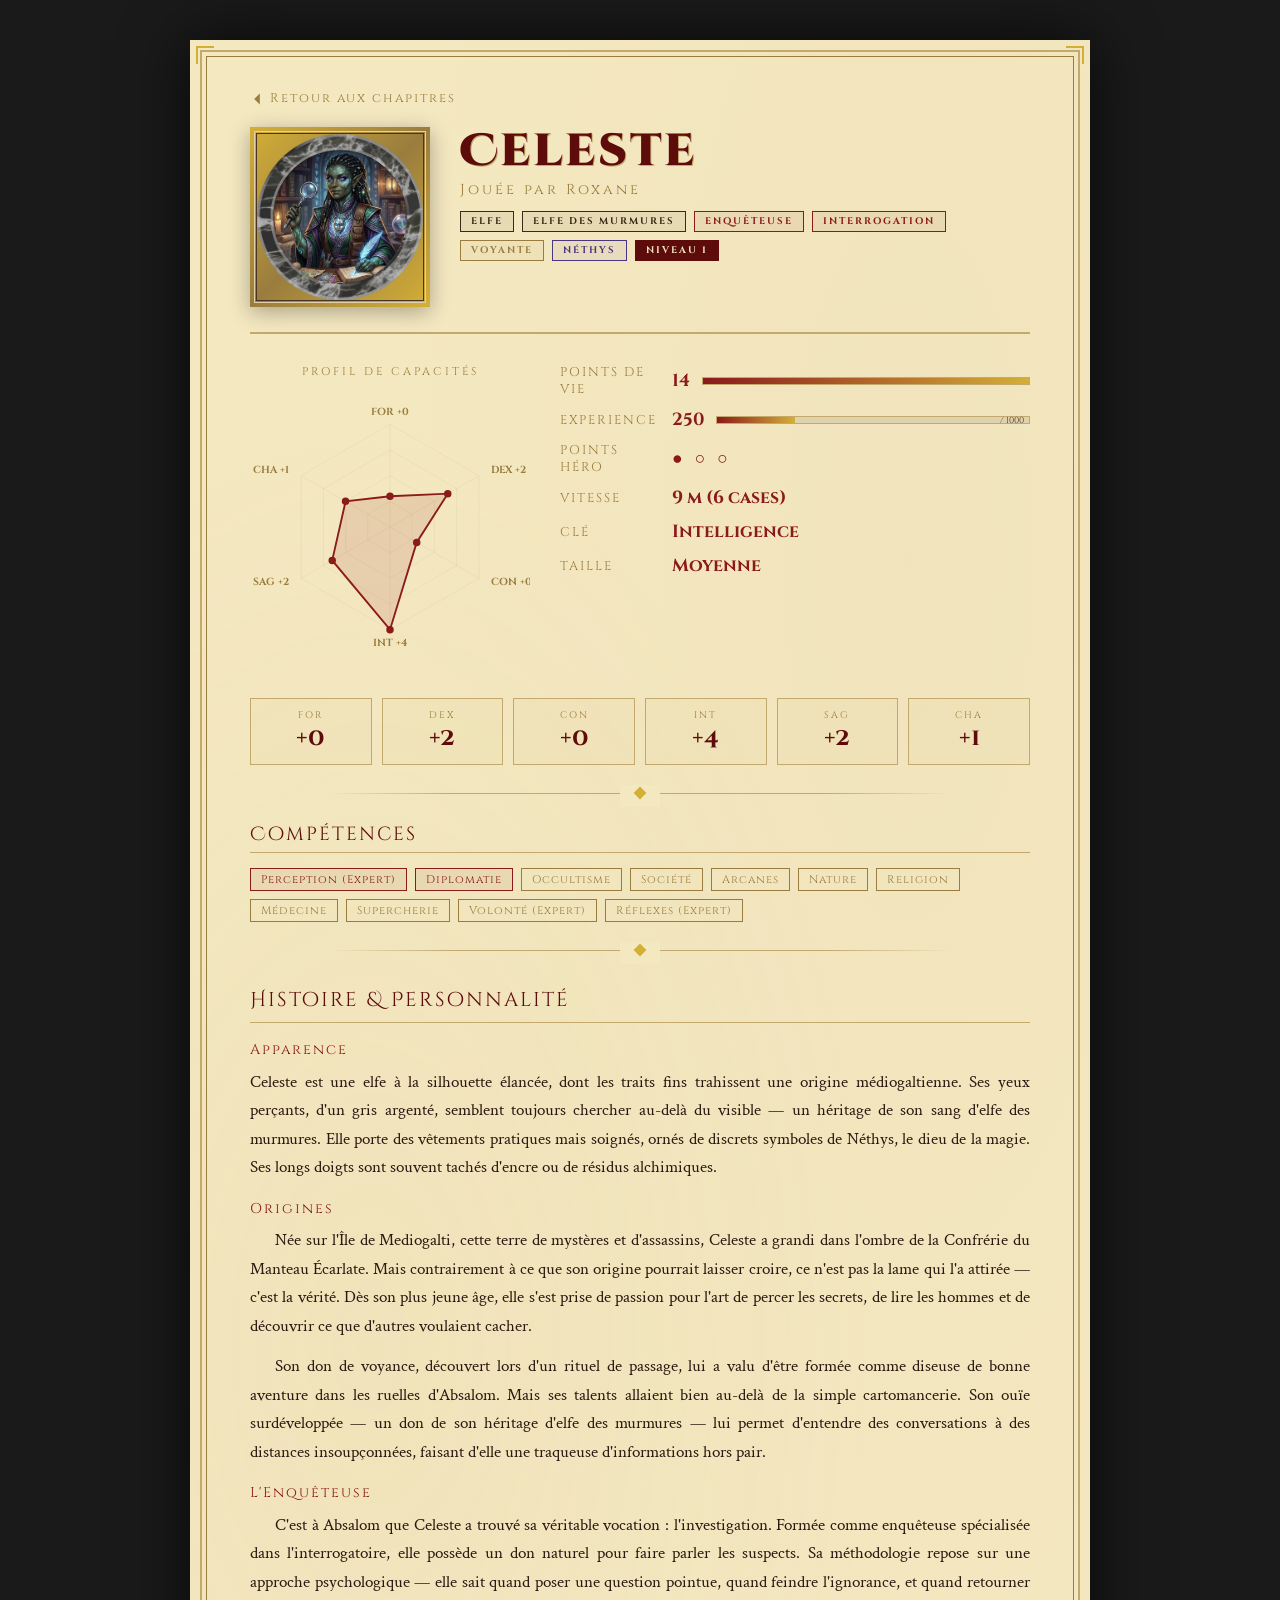
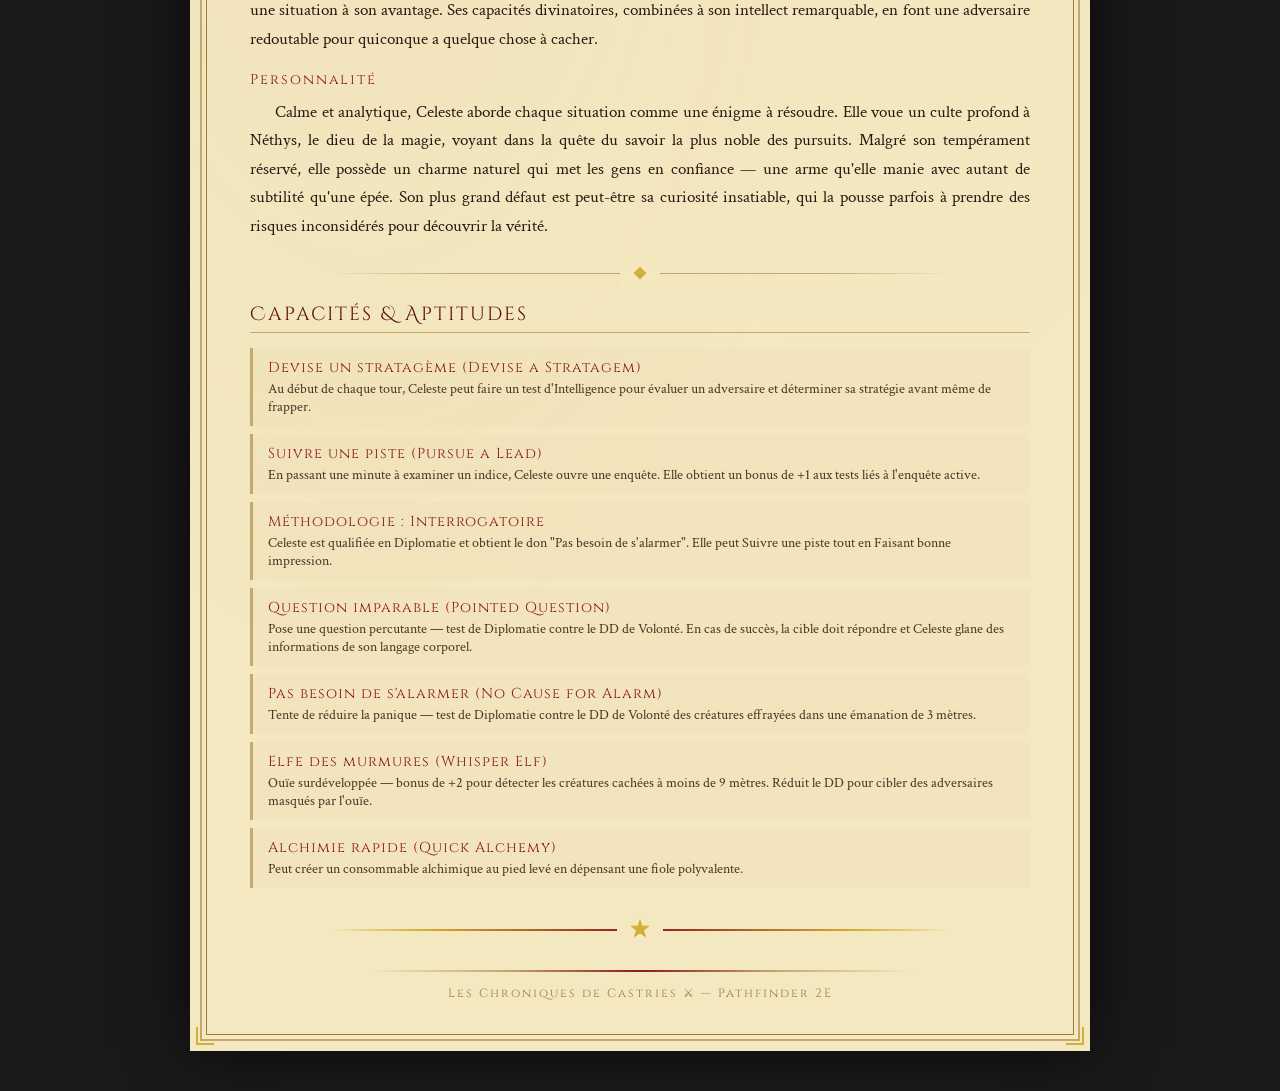
<file: public/characters/celeste.html>
<!DOCTYPE html>
<html lang="fr">
<head>
    <meta charset="UTF-8">
    <meta name="viewport" content="width=device-width, initial-scale=1.0">
    <title>Celeste | Les Chroniques de Castries ⚔</title>
    <link rel="icon" type="image/svg+xml" href="../favicon.svg">
    <link rel="stylesheet" href="../style.css">
    <style>
        .char-header {
            display: flex;
            gap: 30px;
            align-items: flex-start;
            margin-bottom: 30px;
            padding-bottom: 25px;
            border-bottom: 2px solid var(--gold);
        }
        .char-portrait {
            width: 180px;
            height: 180px;
            flex-shrink: 0;
            padding: 6px;
            background: linear-gradient(135deg, var(--gold-bright), var(--gold-dark), var(--gold-bright));
            box-shadow: 0 5px 20px rgba(0,0,0,0.3);
            position: relative;
        }
        .char-portrait::before {
            content: '';
            position: absolute;
            inset: 4px;
            border: 1px solid var(--parchment-dark);
            pointer-events: none;
            z-index: 1;
        }
        .char-portrait img {
            width: 100%;
            height: 100%;
            object-fit: cover;
            display: block;
            border: 1px solid var(--ink-light);
        }
        .char-identity { flex: 1; }
        .char-name {
            font-family: 'Cinzel Decorative', serif;
            font-size: 2.8em;
            font-weight: 900;
            color: var(--crimson);
            letter-spacing: 3px;
            text-shadow: 1px 1px 0 var(--gold);
            line-height: 1.1;
        }
        .char-player {
            font-family: 'Cinzel', serif;
            font-size: 0.9em;
            color: var(--gold-dark);
            letter-spacing: 3px;
            margin-top: 4px;
        }
        .char-badges {
            display: flex;
            flex-wrap: wrap;
            gap: 8px;
            margin-top: 12px;
        }
        .badge {
            font-family: 'Cinzel', serif;
            font-size: 0.6em;
            letter-spacing: 2px;
            text-transform: uppercase;
            padding: 3px 10px;
            border: 1px solid;
            font-weight: 700;
        }
        .badge.ancestry { color: var(--leather-light); border-color: var(--leather-light); background: rgba(28,18,8,0.06); }
        .badge.class { color: var(--crimson-light); border-color: var(--crimson-light); background: rgba(94,11,11,0.06); }
        .badge.bg { color: var(--gold-dark); border-color: var(--gold-dark); background: rgba(196,169,110,0.1); }
        .badge.deity { color: #4a3580; border-color: #4a3580; background: rgba(74,53,128,0.06); }
        .badge.level { color: var(--parchment); border-color: var(--crimson); background: var(--crimson); }

        /* ===== RADAR CHART ===== */
        .stats-row {
            display: flex;
            gap: 30px;
            margin: 25px 0;
            align-items: flex-start;
        }
        .radar-container {
            flex-shrink: 0;
            text-align: center;
        }
        .radar-title {
            font-family: 'Cinzel', serif;
            font-size: 0.7em;
            letter-spacing: 3px;
            text-transform: uppercase;
            color: var(--gold-dark);
            margin-bottom: 8px;
        }
        .radar-svg { width: 280px; height: 280px; }

        /* ===== STAT BLOCK ===== */
        .stat-block {
            flex: 1;
        }
        .stat-row {
            display: flex;
            align-items: center;
            gap: 12px;
            margin-bottom: 10px;
        }
        .stat-label {
            font-family: 'Cinzel', serif;
            font-size: 0.8em;
            letter-spacing: 2px;
            text-transform: uppercase;
            color: var(--gold-dark);
            width: 100px;
        }
        .stat-value {
            font-family: 'Cinzel', serif;
            font-weight: 700;
            color: var(--crimson-light);
            font-size: 1.1em;
        }
        .stat-bar-track {
            flex: 1;
            height: 8px;
            background: rgba(0,0,0,0.08);
            border: 1px solid var(--gold);
            position: relative;
        }
        .stat-bar-fill {
            height: 100%;
            background: linear-gradient(90deg, var(--crimson-light), var(--gold-bright));
        }
        .stat-bar-text {
            position: absolute;
            right: 5px;
            top: -1px;
            font-family: 'Cinzel', serif;
            font-size: 0.55em;
            color: var(--ink-light);
            line-height: 8px;
        }

        /* ===== ABILITY SCORES GRID ===== */
        .ability-grid {
            display: grid;
            grid-template-columns: repeat(6, 1fr);
            gap: 10px;
            margin: 20px 0;
        }
        .ability-cell {
            text-align: center;
            padding: 10px 5px;
            border: 1px solid var(--gold);
            background: rgba(196,169,110,0.06);
        }
        .ability-name {
            font-family: 'Cinzel', serif;
            font-size: 0.6em;
            letter-spacing: 2px;
            text-transform: uppercase;
            color: var(--gold-dark);
        }
        .ability-mod {
            font-family: 'Cinzel Decorative', serif;
            font-size: 1.5em;
            color: var(--crimson);
            font-weight: 700;
        }

        /* ===== SKILLS ===== */
        .skills-section { margin: 20px 0; }
        .section-heading {
            font-family: 'Cinzel Decorative', serif;
            color: var(--crimson);
            font-size: 1.2em;
            letter-spacing: 2px;
            border-bottom: 1px solid var(--gold);
            padding-bottom: 5px;
            margin-bottom: 15px;
        }
        .skill-list {
            display: flex;
            flex-wrap: wrap;
            gap: 8px;
        }
        .skill-tag {
            font-family: 'Cinzel', serif;
            font-size: 0.7em;
            padding: 3px 10px;
            border: 1px solid var(--gold);
            letter-spacing: 1px;
        }
        .skill-tag.expert { border-color: var(--crimson-light); color: var(--crimson-light); background: rgba(94,11,11,0.06); }
        .skill-tag.trained { border-color: var(--gold-dark); color: var(--gold-dark); }

        /* ===== LORE ===== */
        .lore-section {
            margin: 25px 0;
            line-height: 1.7;
            font-size: 1.05em;
            text-align: justify;
        }
        .lore-section p { margin-bottom: 12px; text-indent: 1.5em; }
        .lore-section p:first-of-type { text-indent: 0; }
        .lore-subtitle {
            font-family: 'Cinzel', serif;
            font-size: 0.85em;
            color: var(--crimson-light);
            letter-spacing: 2px;
            margin-top: 15px;
            margin-bottom: 5px;
        }

        /* ===== FEATS ===== */
        .feat-list { margin: 15px 0; }
        .feat-item {
            padding: 10px 15px;
            margin-bottom: 8px;
            border-left: 3px solid var(--gold);
            background: rgba(196,169,110,0.06);
        }
        .feat-name {
            font-family: 'Cinzel', serif;
            font-size: 0.9em;
            color: var(--crimson-light);
            letter-spacing: 1px;
        }
        .feat-desc {
            font-size: 0.88em;
            color: var(--ink-light);
            margin-top: 3px;
        }

        @media (max-width: 700px) {
            .char-header { flex-direction: column; align-items: center; text-align: center; }
            .char-badges { justify-content: center; }
            .stats-row { flex-direction: column; align-items: center; }
            .ability-grid { grid-template-columns: repeat(3, 1fr); }
        }
    </style>
</head>
<body>
    <div class="container">
        <div class="corner tl"></div><div class="corner tr"></div><div class="corner bl"></div><div class="corner br"></div>

        <a href="../index.html" class="back-link">
            <svg viewBox="0 0 100 100"><polygon points="70,10 30,50 70,90"/></svg>
            Retour aux chapitres
        </a>

        <!-- HEADER -->
        <div class="char-header">
            <div class="char-portrait"><img src="../Assets/Celeste.webp" alt="Celeste"></div>
            <div class="char-identity">
                <div class="char-name">Celeste</div>
<div class="char-player">Jouée par Roxane</div>
                <div class="char-badges">
                    <span class="badge ancestry">Elfe</span>
                    <span class="badge ancestry">Elfe des murmures</span>
                    <span class="badge class">Enquêteuse</span>
                    <span class="badge class">Interrogation</span>
                    <span class="badge bg">Voyante</span>
                    <span class="badge deity">Néthys</span>
                    <span class="badge level">Niveau 1</span>
                </div>
            </div>
        </div>

        <!-- RADAR + STATS -->
        <div class="stats-row">
            <div class="radar-container">
                <div class="radar-title">Profil de Capacités</div>
                <svg class="radar-svg" viewBox="0 0 300 300">
                    <!-- Grid hexagons -->
                    <polygon points="150,40 245.3,95 245.3,205 150,260 54.7,205 54.7,95" fill="none" stroke="#c4a96e" stroke-width="0.5" opacity="0.3"/>
                    <polygon points="150,67.5 221.4,108.8 221.4,191.3 150,232.5 78.6,191.3 78.6,108.8" fill="none" stroke="#c4a96e" stroke-width="0.5" opacity="0.3"/>
                    <polygon points="150,95 197.6,122.5 197.6,177.5 150,205 102.4,177.5 102.4,122.5" fill="none" stroke="#c4a96e" stroke-width="0.5" opacity="0.3"/>
                    <polygon points="150,122.5 173.8,136.3 173.8,163.8 150,177.5 126.2,163.8 126.2,136.3" fill="none" stroke="#c4a96e" stroke-width="0.5" opacity="0.3"/>
                    <!-- Axes -->
                    <line x1="150" y1="150" x2="150" y2="40" stroke="#c4a96e" stroke-width="0.5" opacity="0.3"/>
                    <line x1="150" y1="150" x2="245.3" y2="95" stroke="#c4a96e" stroke-width="0.5" opacity="0.3"/>
                    <line x1="150" y1="150" x2="245.3" y2="205" stroke="#c4a96e" stroke-width="0.5" opacity="0.3"/>
                    <line x1="150" y1="150" x2="150" y2="260" stroke="#c4a96e" stroke-width="0.5" opacity="0.3"/>
                    <line x1="150" y1="150" x2="54.7" y2="205" stroke="#c4a96e" stroke-width="0.5" opacity="0.3"/>
                    <line x1="150" y1="150" x2="54.7" y2="95" stroke="#c4a96e" stroke-width="0.5" opacity="0.3"/>
                    <!-- Data polygon (STR +0, DEX +2, CON +0, INT +4, WIS +2, CHA +1) -->
                    <polygon points="150,117 211.9,114.3 178.6,166.5 150,260 88.1,185.8 102.4,122.5"
                        fill="rgba(139,26,26,0.12)" stroke="#8b1a1a" stroke-width="2"/>
                    <!-- Data points -->
                    <circle cx="150" cy="117" r="4" fill="#8b1a1a"/>
                    <circle cx="211.9" cy="114.3" r="4" fill="#8b1a1a"/>
                    <circle cx="178.6" cy="166.5" r="4" fill="#8b1a1a"/>
                    <circle cx="150" cy="260" r="4" fill="#8b1a1a"/>
                    <circle cx="88.1" cy="185.8" r="4" fill="#8b1a1a"/>
                    <circle cx="102.4" cy="122.5" r="4" fill="#8b1a1a"/>
                    <!-- Labels -->
                    <text x="150" y="30" text-anchor="middle" font-family="Cinzel" font-size="11" fill="#9a7d3e" font-weight="700">FOR +0</text>
                    <text x="258" y="92" text-anchor="start" font-family="Cinzel" font-size="11" fill="#9a7d3e" font-weight="700">DEX +2</text>
                    <text x="258" y="212" text-anchor="start" font-family="Cinzel" font-size="11" fill="#9a7d3e" font-weight="700">CON +0</text>
                    <text x="150" y="278" text-anchor="middle" font-family="Cinzel" font-size="11" fill="#9a7d3e" font-weight="700">INT +4</text>
                    <text x="42" y="212" text-anchor="end" font-family="Cinzel" font-size="11" fill="#9a7d3e" font-weight="700">SAG +2</text>
                    <text x="42" y="92" text-anchor="end" font-family="Cinzel" font-size="11" fill="#9a7d3e" font-weight="700">CHA +1</text>
                </svg>
            </div>

            <div class="stat-block">
                <div class="stat-row">
                    <span class="stat-label">Points de Vie</span>
                    <span class="stat-value">14</span>
                    <div class="stat-bar-track"><div class="stat-bar-fill" style="width:100%"></div></div>
                </div>
                <div class="stat-row">
                    <span class="stat-label">Experience</span>
                    <span class="stat-value">250</span>
                    <div class="stat-bar-track">
                        <div class="stat-bar-fill" style="width:25%"></div>
                        <span class="stat-bar-text">/ 1000</span>
                    </div>
                </div>
                <div class="stat-row">
                    <span class="stat-label">Points Héro</span>
                    <span class="stat-value" style="letter-spacing:4px">● ○ ○</span>
                </div>
                <div class="stat-row">
                    <span class="stat-label">Vitesse</span>
                    <span class="stat-value">9 m (6 cases)</span>
                </div>
                <div class="stat-row">
                    <span class="stat-label">Clé</span>
                    <span class="stat-value">Intelligence</span>
                </div>
                <div class="stat-row">
                    <span class="stat-label">Taille</span>
                    <span class="stat-value">Moyenne</span>
                </div>
            </div>
        </div>

        <!-- ABILITY SCORES -->
        <div class="ability-grid">
            <div class="ability-cell"><div class="ability-name">FOR</div><div class="ability-mod">+0</div></div>
            <div class="ability-cell"><div class="ability-name">DEX</div><div class="ability-mod">+2</div></div>
            <div class="ability-cell"><div class="ability-name">CON</div><div class="ability-mod">+0</div></div>
            <div class="ability-cell"><div class="ability-name">INT</div><div class="ability-mod">+4</div></div>
            <div class="ability-cell"><div class="ability-name">SAG</div><div class="ability-mod">+2</div></div>
            <div class="ability-cell"><div class="ability-name">CHA</div><div class="ability-mod">+1</div></div>
        </div>

        <div class="divider"><span class="divider-ornament"><svg viewBox="0 0 100 100"><polygon points="50,10 90,50 50,90 10,50"/></svg></span></div>

        <!-- SKILLS -->
        <div class="skills-section">
            <div class="section-heading">Compétences</div>
            <div class="skill-list">
                <span class="skill-tag expert">Perception (Expert)</span>
                <span class="skill-tag expert">Diplomatie</span>
                <span class="skill-tag trained">Occultisme</span>
                <span class="skill-tag trained">Société</span>
                <span class="skill-tag trained">Arcanes</span>
                <span class="skill-tag trained">Nature</span>
                <span class="skill-tag trained">Religion</span>
                <span class="skill-tag trained">Médecine</span>
                <span class="skill-tag trained">Supercherie</span>
                <span class="skill-tag trained">Volonté (Expert)</span>
                <span class="skill-tag trained">Réflexes (Expert)</span>
            </div>
        </div>

        <div class="divider"><span class="divider-ornament"><svg viewBox="0 0 100 100"><polygon points="50,10 90,50 50,90 10,50"/></svg></span></div>

        <!-- LORE -->
        <div class="lore-section">
            <div class="section-heading">Histoire & Personnalité</div>

            <div class="lore-subtitle">Apparence</div>
            <p>Celeste est une elfe à la silhouette élancée, dont les traits fins trahissent une origine médiogaltienne. Ses yeux perçants, d'un gris argenté, semblent toujours chercher au-delà du visible — un héritage de son sang d'elfe des murmures. Elle porte des vêtements pratiques mais soignés, ornés de discrets symboles de Néthys, le dieu de la magie. Ses longs doigts sont souvent tachés d'encre ou de résidus alchimiques.</p>

            <div class="lore-subtitle">Origines</div>
            <p>Née sur l'Île de Mediogalti, cette terre de mystères et d'assassins, Celeste a grandi dans l'ombre de la Confrérie du Manteau Écarlate. Mais contrairement à ce que son origine pourrait laisser croire, ce n'est pas la lame qui l'a attirée — c'est la vérité. Dès son plus jeune âge, elle s'est prise de passion pour l'art de percer les secrets, de lire les hommes et de découvrir ce que d'autres voulaient cacher.</p>
            <p>Son don de voyance, découvert lors d'un rituel de passage, lui a valu d'être formée comme diseuse de bonne aventure dans les ruelles d'Absalom. Mais ses talents allaient bien au-delà de la simple cartomancerie. Son ouïe surdéveloppée — un don de son héritage d'elfe des murmures — lui permet d'entendre des conversations à des distances insoupçonnées, faisant d'elle une traqueuse d'informations hors pair.</p>

            <div class="lore-subtitle">L'Enquêteuse</div>
            <p>C'est à Absalom que Celeste a trouvé sa véritable vocation : l'investigation. Formée comme enquêteuse spécialisée dans l'interrogatoire, elle possède un don naturel pour faire parler les suspects. Sa méthodologie repose sur une approche psychologique — elle sait quand poser une question pointue, quand feindre l'ignorance, et quand retourner une situation à son avantage. Ses capacités divinatoires, combinées à son intellect remarquable, en font une adversaire redoutable pour quiconque a quelque chose à cacher.</p>

            <div class="lore-subtitle">Personnalité</div>
            <p>Calme et analytique, Celeste aborde chaque situation comme une énigme à résoudre. Elle voue un culte profond à Néthys, le dieu de la magie, voyant dans la quête du savoir la plus noble des pursuits. Malgré son tempérament réservé, elle possède un charme naturel qui met les gens en confiance — une arme qu'elle manie avec autant de subtilité qu'une épée. Son plus grand défaut est peut-être sa curiosité insatiable, qui la pousse parfois à prendre des risques inconsidérés pour découvrir la vérité.</p>
        </div>

        <div class="divider"><span class="divider-ornament"><svg viewBox="0 0 100 100"><polygon points="50,10 90,50 50,90 10,50"/></svg></span></div>

        <!-- FEATS & ABILITIES -->
        <div class="section-heading">Capacités & Aptitudes</div>
        <div class="feat-list">
            <div class="feat-item">
                <div class="feat-name">Devise un stratagème (Devise a Stratagem)</div>
                <div class="feat-desc">Au début de chaque tour, Celeste peut faire un test d'Intelligence pour évaluer un adversaire et déterminer sa stratégie avant même de frapper.</div>
            </div>
            <div class="feat-item">
                <div class="feat-name">Suivre une piste (Pursue a Lead)</div>
                <div class="feat-desc">En passant une minute à examiner un indice, Celeste ouvre une enquête. Elle obtient un bonus de +1 aux tests liés à l'enquête active.</div>
            </div>
            <div class="feat-item">
                <div class="feat-name">Méthodologie : Interrogatoire</div>
                <div class="feat-desc">Celeste est qualifiée en Diplomatie et obtient le don "Pas besoin de s'alarmer". Elle peut Suivre une piste tout en Faisant bonne impression.</div>
            </div>
            <div class="feat-item">
                <div class="feat-name">Question imparable (Pointed Question)</div>
                <div class="feat-desc">Pose une question percutante — test de Diplomatie contre le DD de Volonté. En cas de succès, la cible doit répondre et Celeste glane des informations de son langage corporel.</div>
            </div>
            <div class="feat-item">
                <div class="feat-name">Pas besoin de s'alarmer (No Cause for Alarm)</div>
                <div class="feat-desc">Tente de réduire la panique — test de Diplomatie contre le DD de Volonté des créatures effrayées dans une émanation de 3 mètres.</div>
            </div>
            <div class="feat-item">
                <div class="feat-name">Elfe des murmures (Whisper Elf)</div>
                <div class="feat-desc">Ouïe surdéveloppée — bonus de +2 pour détecter les créatures cachées à moins de 9 mètres. Réduit le DD pour cibler des adversaires masqués par l'ouïe.</div>
            </div>
            <div class="feat-item">
                <div class="feat-name">Alchimie rapide (Quick Alchemy)</div>
                <div class="feat-desc">Peut créer un consommable alchimique au pied levé en dépensant une fiole polyvalente.</div>
            </div>
        </div>

        <div class="divider large"><span class="divider-ornament"><svg viewBox="0 0 100 100"><polygon points="50,5 61,35 95,35 68,57 79,90 50,70 21,90 32,57 5,35 39,35"/></svg></span></div>

        <div class="footer">
            <div class="footer-text">Les Chroniques de Castries ⚔ — Pathfinder 2E</div>
        </div>
    </div>
</body>
</html>
</file>
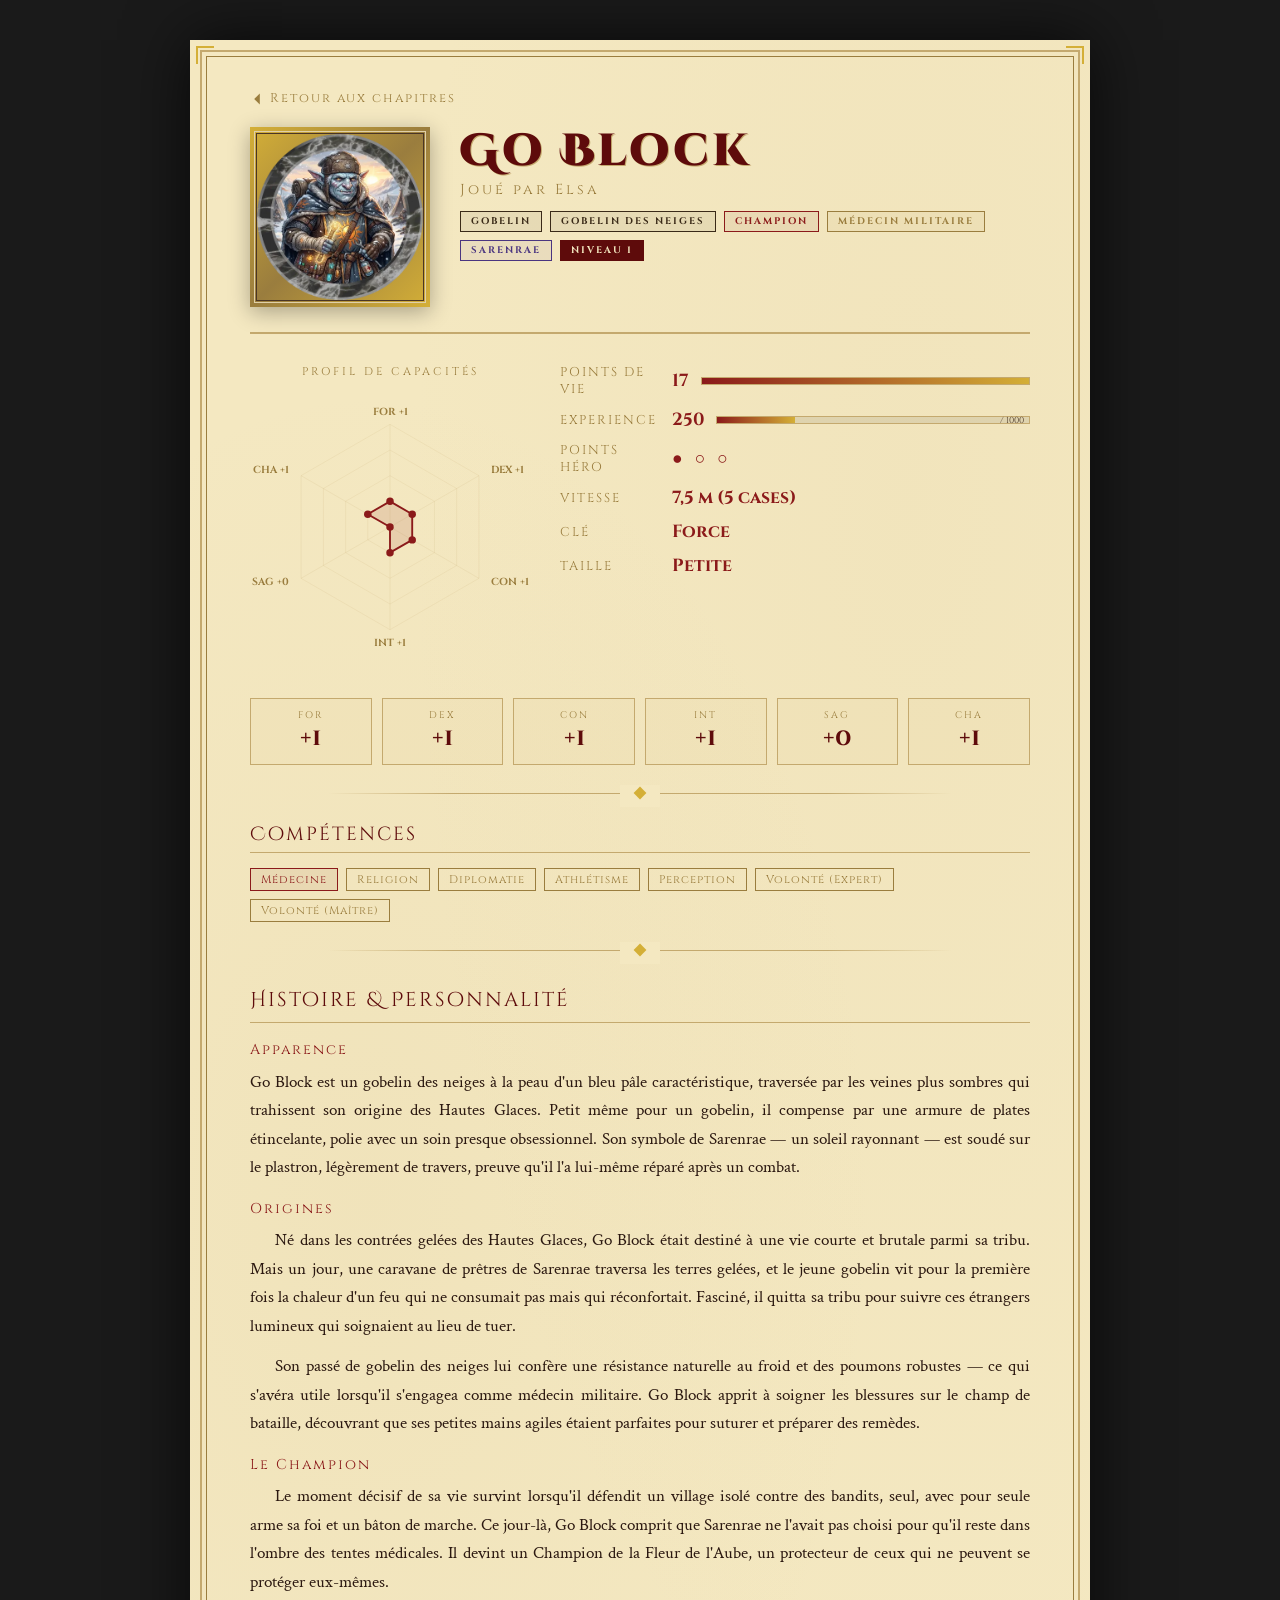
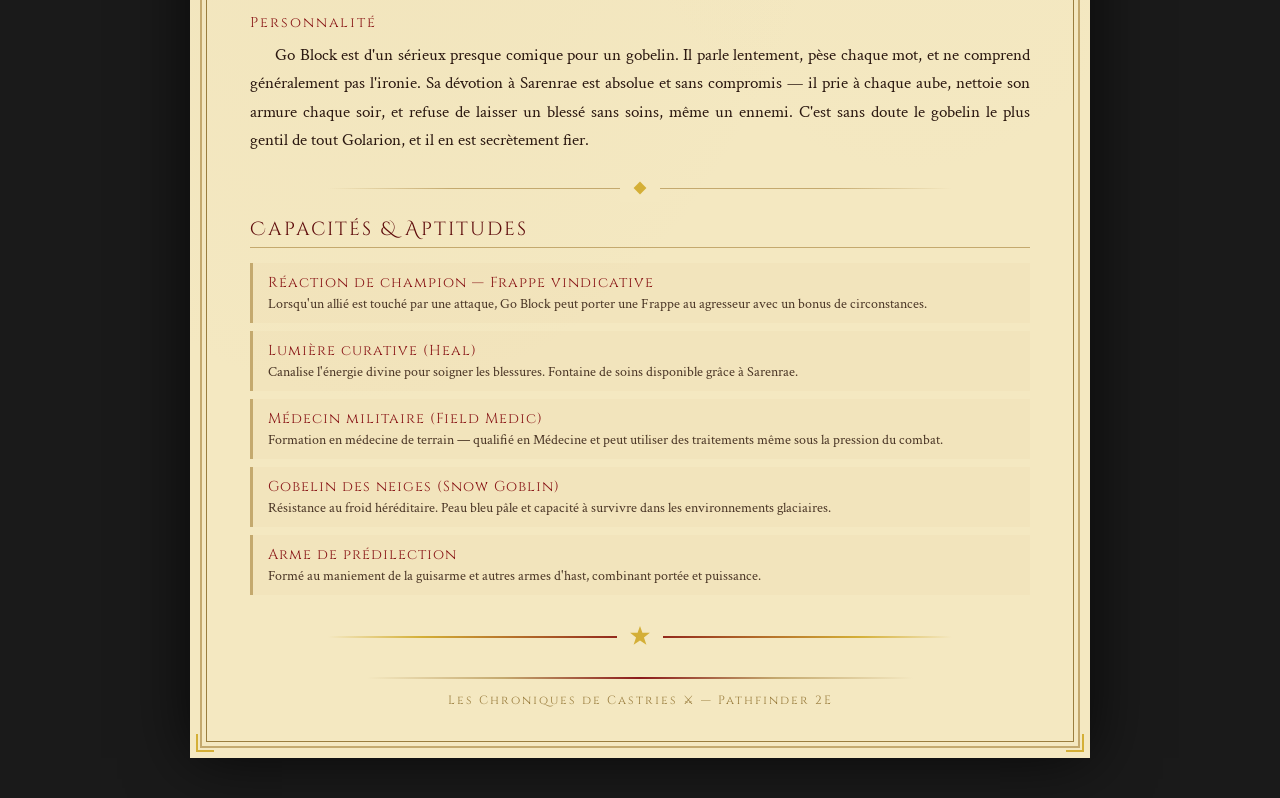
<file: public/characters/go-block.html>
<!DOCTYPE html>
<html lang="fr">
<head>
    <meta charset="UTF-8">
    <meta name="viewport" content="width=device-width, initial-scale=1.0">
    <title>Go Block | Les Chroniques de Castries ⚔</title>
    <link rel="icon" type="image/svg+xml" href="../favicon.svg">
    <link rel="stylesheet" href="../style.css">
    <style>
        .char-header { display: flex; gap: 30px; align-items: flex-start; margin-bottom: 30px; padding-bottom: 25px; border-bottom: 2px solid var(--gold); }
        .char-portrait { width: 180px; height: 180px; flex-shrink: 0; padding: 6px; background: linear-gradient(135deg, var(--gold-bright), var(--gold-dark), var(--gold-bright)); box-shadow: 0 5px 20px rgba(0,0,0,0.3); position: relative; }
        .char-portrait::before { content: ''; position: absolute; inset: 4px; border: 1px solid var(--parchment-dark); pointer-events: none; z-index: 1; }
        .char-portrait img { width: 100%; height: 100%; object-fit: cover; display: block; border: 1px solid var(--ink-light); }
        .char-identity { flex: 1; }
        .char-name { font-family: 'Cinzel Decorative', serif; font-size: 2.8em; font-weight: 900; color: var(--crimson); letter-spacing: 3px; text-shadow: 1px 1px 0 var(--gold); line-height: 1.1; }
        .char-player { font-family: 'Cinzel', serif; font-size: 0.9em; color: var(--gold-dark); letter-spacing: 3px; margin-top: 4px; }
        .char-badges { display: flex; flex-wrap: wrap; gap: 8px; margin-top: 12px; }
        .badge { font-family: 'Cinzel', serif; font-size: 0.6em; letter-spacing: 2px; text-transform: uppercase; padding: 3px 10px; border: 1px solid; font-weight: 700; }
        .badge.ancestry { color: var(--leather-light); border-color: var(--leather-light); background: rgba(28,18,8,0.06); }
        .badge.class { color: var(--crimson-light); border-color: var(--crimson-light); background: rgba(94,11,11,0.06); }
        .badge.bg { color: var(--gold-dark); border-color: var(--gold-dark); background: rgba(196,169,110,0.1); }
        .badge.deity { color: #4a3580; border-color: #4a3580; background: rgba(74,53,128,0.06); }
        .badge.level { color: var(--parchment); border-color: var(--crimson); background: var(--crimson); }
        .stats-row { display: flex; gap: 30px; margin: 25px 0; align-items: flex-start; }
        .radar-container { flex-shrink: 0; text-align: center; }
        .radar-title { font-family: 'Cinzel', serif; font-size: 0.7em; letter-spacing: 3px; text-transform: uppercase; color: var(--gold-dark); margin-bottom: 8px; }
        .radar-svg { width: 280px; height: 280px; }
        .stat-block { flex: 1; }
        .stat-row { display: flex; align-items: center; gap: 12px; margin-bottom: 10px; }
        .stat-label { font-family: 'Cinzel', serif; font-size: 0.8em; letter-spacing: 2px; text-transform: uppercase; color: var(--gold-dark); width: 100px; }
        .stat-value { font-family: 'Cinzel', serif; font-weight: 700; color: var(--crimson-light); font-size: 1.1em; }
        .stat-bar-track { flex: 1; height: 8px; background: rgba(0,0,0,0.08); border: 1px solid var(--gold); position: relative; }
        .stat-bar-fill { height: 100%; background: linear-gradient(90deg, var(--crimson-light), var(--gold-bright)); }
        .stat-bar-text { position: absolute; right: 5px; top: -1px; font-family: 'Cinzel', serif; font-size: 0.55em; color: var(--ink-light); line-height: 8px; }
        .ability-grid { display: grid; grid-template-columns: repeat(6, 1fr); gap: 10px; margin: 20px 0; }
        .ability-cell { text-align: center; padding: 10px 5px; border: 1px solid var(--gold); background: rgba(196,169,110,0.06); }
        .ability-name { font-family: 'Cinzel', serif; font-size: 0.6em; letter-spacing: 2px; text-transform: uppercase; color: var(--gold-dark); }
        .ability-mod { font-family: 'Cinzel Decorative', serif; font-size: 1.5em; color: var(--crimson); font-weight: 700; }
        .skills-section { margin: 20px 0; }
        .section-heading { font-family: 'Cinzel Decorative', serif; color: var(--crimson); font-size: 1.2em; letter-spacing: 2px; border-bottom: 1px solid var(--gold); padding-bottom: 5px; margin-bottom: 15px; }
        .skill-list { display: flex; flex-wrap: wrap; gap: 8px; }
        .skill-tag { font-family: 'Cinzel', serif; font-size: 0.7em; padding: 3px 10px; border: 1px solid var(--gold); letter-spacing: 1px; }
        .skill-tag.expert { border-color: var(--crimson-light); color: var(--crimson-light); background: rgba(94,11,11,0.06); }
        .skill-tag.trained { border-color: var(--gold-dark); color: var(--gold-dark); }
        .lore-section { margin: 25px 0; line-height: 1.7; font-size: 1.05em; text-align: justify; }
        .lore-section p { margin-bottom: 12px; text-indent: 1.5em; }
        .lore-section p:first-of-type { text-indent: 0; }
        .lore-subtitle { font-family: 'Cinzel', serif; font-size: 0.85em; color: var(--crimson-light); letter-spacing: 2px; margin-top: 15px; margin-bottom: 5px; }
        .feat-list { margin: 15px 0; }
        .feat-item { padding: 10px 15px; margin-bottom: 8px; border-left: 3px solid var(--gold); background: rgba(196,169,110,0.06); }
        .feat-name { font-family: 'Cinzel', serif; font-size: 0.9em; color: var(--crimson-light); letter-spacing: 1px; }
        .feat-desc { font-size: 0.88em; color: var(--ink-light); margin-top: 3px; }
        @media (max-width: 700px) {
            .char-header { flex-direction: column; align-items: center; text-align: center; }
            .char-badges { justify-content: center; }
            .stats-row { flex-direction: column; align-items: center; }
            .ability-grid { grid-template-columns: repeat(3, 1fr); }
        }
    </style>
</head>
<body>
    <div class="container">
        <div class="corner tl"></div><div class="corner tr"></div><div class="corner bl"></div><div class="corner br"></div>

        <a href="../index.html" class="back-link">
            <svg viewBox="0 0 100 100"><polygon points="70,10 30,50 70,90"/></svg>
            Retour aux chapitres
        </a>

        <div class="char-header">
            <div class="char-portrait"><img src="../Assets/GoBlock.webp" alt="Go Block"></div>
            <div class="char-identity">
                <div class="char-name">Go Block</div>
                <div class="char-player">Joué par Elsa</div>
                <div class="char-badges">
                    <span class="badge ancestry">Gobelin</span>
                    <span class="badge ancestry">Gobelin des neiges</span>
                    <span class="badge class">Champion</span>
                    <span class="badge bg">Médecin militaire</span>
                    <span class="badge deity">Sarenrae</span>
                    <span class="badge level">Niveau 1</span>
                </div>
            </div>
        </div>

        <div class="stats-row">
            <div class="radar-container">
                <div class="radar-title">Profil de Capacités</div>
                <svg class="radar-svg" viewBox="0 0 300 300">
                    <polygon points="150,40 245.3,95 245.3,205 150,260 54.7,205 54.7,95" fill="none" stroke="#c4a96e" stroke-width="0.5" opacity="0.3"/>
                    <polygon points="150,67.5 221.4,108.8 221.4,191.3 150,232.5 78.6,191.3 78.6,108.8" fill="none" stroke="#c4a96e" stroke-width="0.5" opacity="0.3"/>
                    <polygon points="150,95 197.6,122.5 197.6,177.5 150,205 102.4,177.5 102.4,122.5" fill="none" stroke="#c4a96e" stroke-width="0.5" opacity="0.3"/>
                    <polygon points="150,122.5 173.8,136.3 173.8,163.8 150,177.5 126.2,163.8 126.2,136.3" fill="none" stroke="#c4a96e" stroke-width="0.5" opacity="0.3"/>
                    <line x1="150" y1="150" x2="150" y2="40" stroke="#c4a96e" stroke-width="0.5" opacity="0.3"/>
                    <line x1="150" y1="150" x2="245.3" y2="95" stroke="#c4a96e" stroke-width="0.5" opacity="0.3"/>
                    <line x1="150" y1="150" x2="245.3" y2="205" stroke="#c4a96e" stroke-width="0.5" opacity="0.3"/>
                    <line x1="150" y1="150" x2="150" y2="260" stroke="#c4a96e" stroke-width="0.5" opacity="0.3"/>
                    <line x1="150" y1="150" x2="54.7" y2="205" stroke="#c4a96e" stroke-width="0.5" opacity="0.3"/>
                    <line x1="150" y1="150" x2="54.7" y2="95" stroke="#c4a96e" stroke-width="0.5" opacity="0.3"/>
                    <!-- Data: STR +1, DEX +1, CON +1, INT +1, WIS +0, CHA +1 -->
                    <polygon points="150,122.5 173.8,136.3 173.8,163.8 150,177.5 150,150 126.2,136.3"
                        fill="rgba(139,26,26,0.12)" stroke="#8b1a1a" stroke-width="2"/>
                    <circle cx="150" cy="122.5" r="4" fill="#8b1a1a"/>
                    <circle cx="173.8" cy="136.3" r="4" fill="#8b1a1a"/>
                    <circle cx="173.8" cy="163.8" r="4" fill="#8b1a1a"/>
                    <circle cx="150" cy="177.5" r="4" fill="#8b1a1a"/>
                    <circle cx="150" cy="150" r="4" fill="#8b1a1a"/>
                    <circle cx="126.2" cy="136.3" r="4" fill="#8b1a1a"/>
                    <text x="150" y="30" text-anchor="middle" font-family="Cinzel" font-size="11" fill="#9a7d3e" font-weight="700">FOR +1</text>
                    <text x="258" y="92" text-anchor="start" font-family="Cinzel" font-size="11" fill="#9a7d3e" font-weight="700">DEX +1</text>
                    <text x="258" y="212" text-anchor="start" font-family="Cinzel" font-size="11" fill="#9a7d3e" font-weight="700">CON +1</text>
                    <text x="150" y="278" text-anchor="middle" font-family="Cinzel" font-size="11" fill="#9a7d3e" font-weight="700">INT +1</text>
                    <text x="42" y="212" text-anchor="end" font-family="Cinzel" font-size="11" fill="#9a7d3e" font-weight="700">SAG +0</text>
                    <text x="42" y="92" text-anchor="end" font-family="Cinzel" font-size="11" fill="#9a7d3e" font-weight="700">CHA +1</text>
                </svg>
            </div>
            <div class="stat-block">
                <div class="stat-row"><span class="stat-label">Points de Vie</span><span class="stat-value">17</span><div class="stat-bar-track"><div class="stat-bar-fill" style="width:100%"></div></div></div>
                <div class="stat-row"><span class="stat-label">Experience</span><span class="stat-value">250</span><div class="stat-bar-track"><div class="stat-bar-fill" style="width:25%"></div><span class="stat-bar-text">/ 1000</span></div></div>
                <div class="stat-row"><span class="stat-label">Points Héro</span><span class="stat-value" style="letter-spacing:4px">● ○ ○</span></div>
                <div class="stat-row"><span class="stat-label">Vitesse</span><span class="stat-value">7,5 m (5 cases)</span></div>
                <div class="stat-row"><span class="stat-label">Clé</span><span class="stat-value">Force</span></div>
                <div class="stat-row"><span class="stat-label">Taille</span><span class="stat-value">Petite</span></div>
            </div>
        </div>

        <div class="ability-grid">
            <div class="ability-cell"><div class="ability-name">FOR</div><div class="ability-mod">+1</div></div>
            <div class="ability-cell"><div class="ability-name">DEX</div><div class="ability-mod">+1</div></div>
            <div class="ability-cell"><div class="ability-name">CON</div><div class="ability-mod">+1</div></div>
            <div class="ability-cell"><div class="ability-name">INT</div><div class="ability-mod">+1</div></div>
            <div class="ability-cell"><div class="ability-name">SAG</div><div class="ability-mod">+0</div></div>
            <div class="ability-cell"><div class="ability-name">CHA</div><div class="ability-mod">+1</div></div>
        </div>

        <div class="divider"><span class="divider-ornament"><svg viewBox="0 0 100 100"><polygon points="50,10 90,50 50,90 10,50"/></svg></span></div>

        <div class="skills-section">
            <div class="section-heading">Compétences</div>
            <div class="skill-list">
                <span class="skill-tag expert">Médecine</span>
                <span class="skill-tag trained">Religion</span>
                <span class="skill-tag trained">Diplomatie</span>
                <span class="skill-tag trained">Athlétisme</span>
                <span class="skill-tag trained">Perception</span>
                <span class="skill-tag trained">Volonté (Expert)</span>
                <span class="skill-tag trained">Volonté (Maître)</span>
            </div>
        </div>

        <div class="divider"><span class="divider-ornament"><svg viewBox="0 0 100 100"><polygon points="50,10 90,50 50,90 10,50"/></svg></span></div>

        <div class="lore-section">
            <div class="section-heading">Histoire & Personnalité</div>

            <div class="lore-subtitle">Apparence</div>
            <p>Go Block est un gobelin des neiges à la peau d'un bleu pâle caractéristique, traversée par les veines plus sombres qui trahissent son origine des Hautes Glaces. Petit même pour un gobelin, il compense par une armure de plates étincelante, polie avec un soin presque obsessionnel. Son symbole de Sarenrae — un soleil rayonnant — est soudé sur le plastron, légèrement de travers, preuve qu'il l'a lui-même réparé après un combat.</p>

            <div class="lore-subtitle">Origines</div>
            <p>Né dans les contrées gelées des Hautes Glaces, Go Block était destiné à une vie courte et brutale parmi sa tribu. Mais un jour, une caravane de prêtres de Sarenrae traversa les terres gelées, et le jeune gobelin vit pour la première fois la chaleur d'un feu qui ne consumait pas mais qui réconfortait. Fasciné, il quitta sa tribu pour suivre ces étrangers lumineux qui soignaient au lieu de tuer.</p>
            <p>Son passé de gobelin des neiges lui confère une résistance naturelle au froid et des poumons robustes — ce qui s'avéra utile lorsqu'il s'engagea comme médecin militaire. Go Block apprit à soigner les blessures sur le champ de bataille, découvrant que ses petites mains agiles étaient parfaites pour suturer et préparer des remèdes.</p>

            <div class="lore-subtitle">Le Champion</div>
            <p>Le moment décisif de sa vie survint lorsqu'il défendit un village isolé contre des bandits, seul, avec pour seule arme sa foi et un bâton de marche. Ce jour-là, Go Block comprit que Sarenrae ne l'avait pas choisi pour qu'il reste dans l'ombre des tentes médicales. Il devint un Champion de la Fleur de l'Aube, un protecteur de ceux qui ne peuvent se protéger eux-mêmes.</p>

            <div class="lore-subtitle">Personnalité</div>
            <p>Go Block est d'un sérieux presque comique pour un gobelin. Il parle lentement, pèse chaque mot, et ne comprend généralement pas l'ironie. Sa dévotion à Sarenrae est absolue et sans compromis — il prie à chaque aube, nettoie son armure chaque soir, et refuse de laisser un blessé sans soins, même un ennemi. C'est sans doute le gobelin le plus gentil de tout Golarion, et il en est secrètement fier.</p>
        </div>

        <div class="divider"><span class="divider-ornament"><svg viewBox="0 0 100 100"><polygon points="50,10 90,50 50,90 10,50"/></svg></span></div>

        <div class="section-heading">Capacités & Aptitudes</div>
        <div class="feat-list">
            <div class="feat-item">
                <div class="feat-name">Réaction de champion — Frappe vindicative</div>
                <div class="feat-desc">Lorsqu'un allié est touché par une attaque, Go Block peut porter une Frappe au agresseur avec un bonus de circonstances.</div>
            </div>
            <div class="feat-item">
                <div class="feat-name">Lumière curative (Heal)</div>
                <div class="feat-desc">Canalise l'énergie divine pour soigner les blessures. Fontaine de soins disponible grâce à Sarenrae.</div>
            </div>
            <div class="feat-item">
                <div class="feat-name">Médecin militaire (Field Medic)</div>
                <div class="feat-desc">Formation en médecine de terrain — qualifié en Médecine et peut utiliser des traitements même sous la pression du combat.</div>
            </div>
            <div class="feat-item">
                <div class="feat-name">Gobelin des neiges (Snow Goblin)</div>
                <div class="feat-desc">Résistance au froid héréditaire. Peau bleu pâle et capacité à survivre dans les environnements glaciaires.</div>
            </div>
            <div class="feat-item">
                <div class="feat-name">Arme de prédilection</div>
                <div class="feat-desc">Formé au maniement de la guisarme et autres armes d'hast, combinant portée et puissance.</div>
            </div>
        </div>

        <div class="divider large"><span class="divider-ornament"><svg viewBox="0 0 100 100"><polygon points="50,5 61,35 95,35 68,57 79,90 50,70 21,90 32,57 5,35 39,35"/></svg></span></div>

        <div class="footer">
            <div class="footer-text">Les Chroniques de Castries ⚔ — Pathfinder 2E</div>
        </div>
    </div>
</body>
</html>
</file>
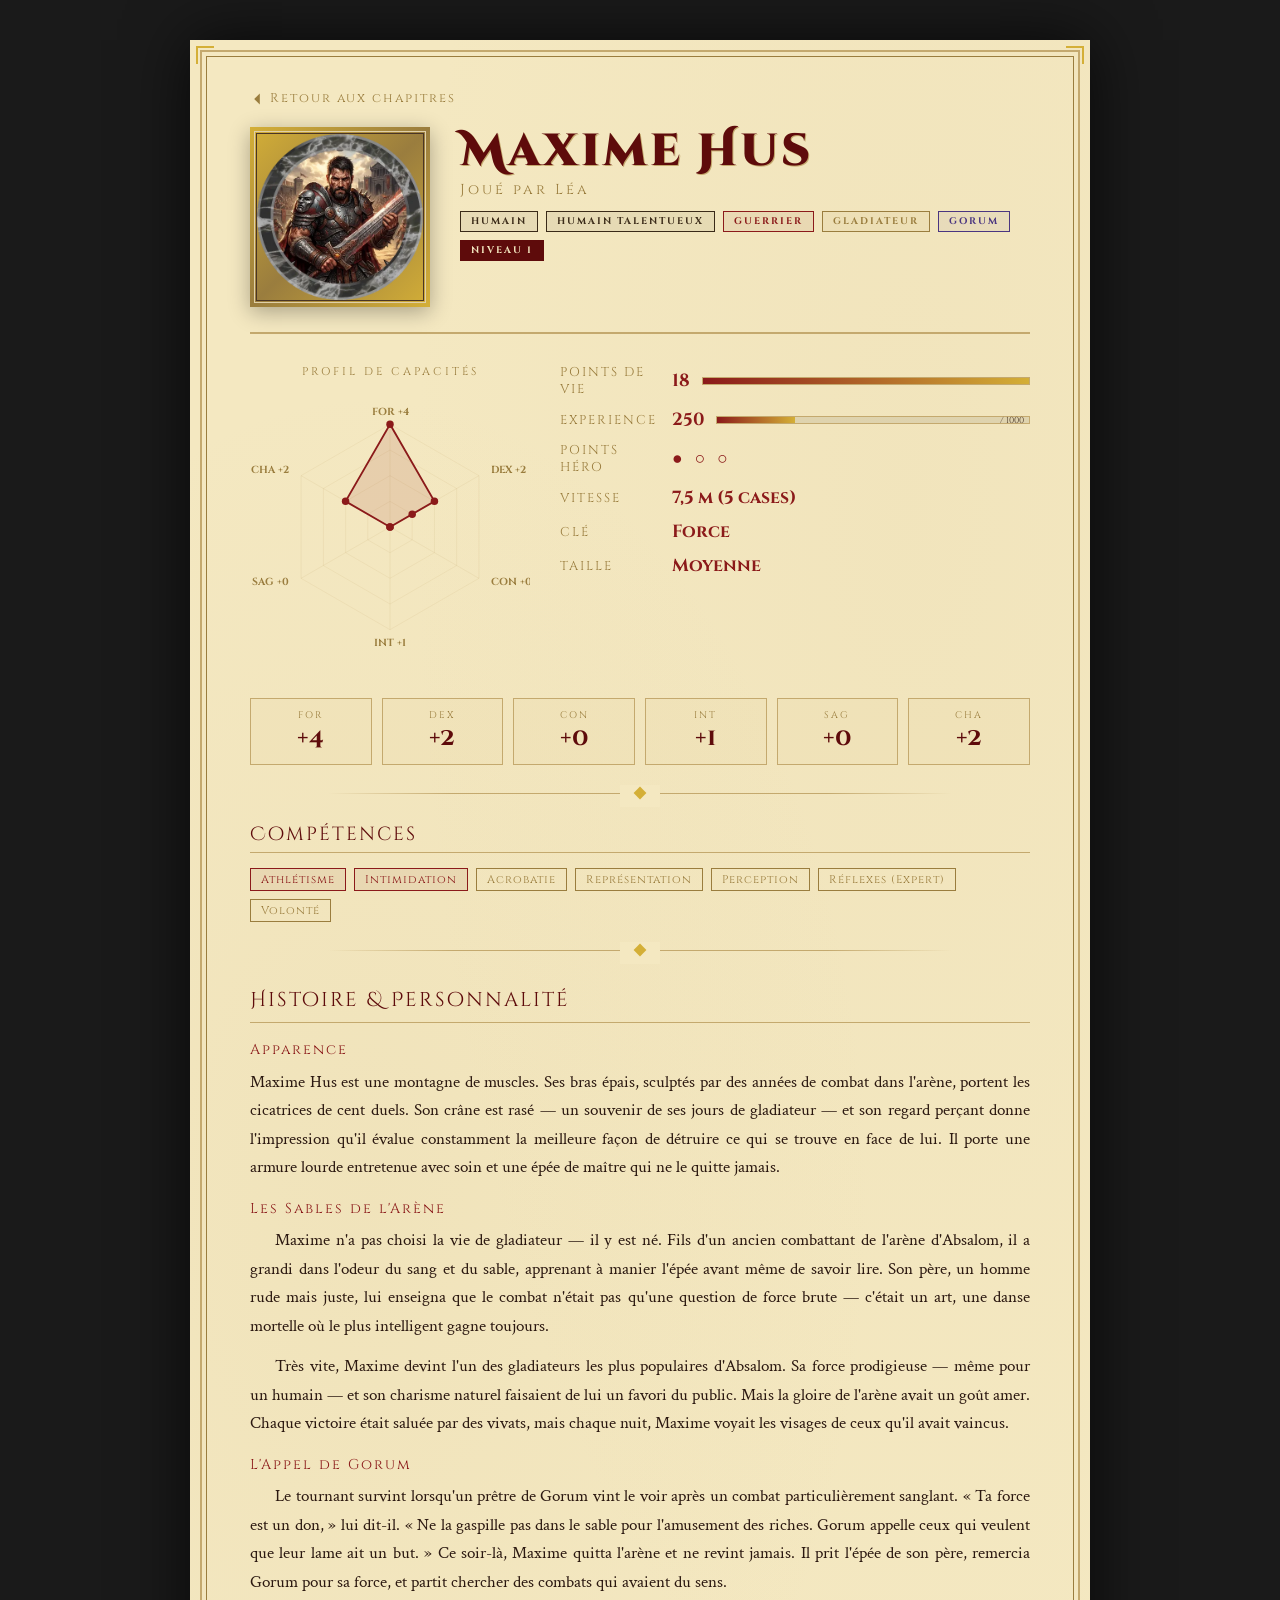
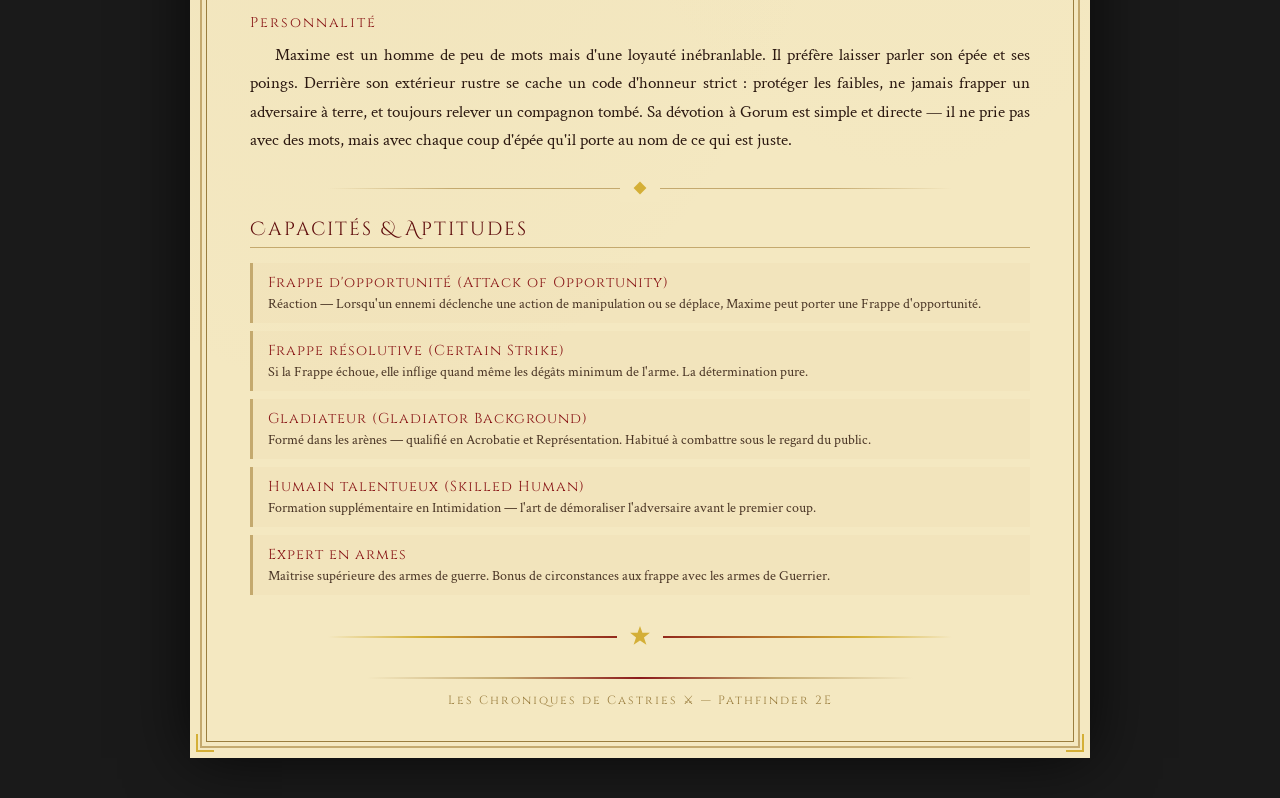
<file: public/characters/maxime-hus.html>
<!DOCTYPE html>
<html lang="fr">
<head>
    <meta charset="UTF-8">
    <meta name="viewport" content="width=device-width, initial-scale=1.0">
    <title>Maxime Hus | Les Chroniques de Castries ⚔</title>
    <link rel="icon" type="image/svg+xml" href="../favicon.svg">
    <link rel="stylesheet" href="../style.css">
    <style>
        .char-header { display: flex; gap: 30px; align-items: flex-start; margin-bottom: 30px; padding-bottom: 25px; border-bottom: 2px solid var(--gold); }
        .char-portrait { width: 180px; height: 180px; flex-shrink: 0; padding: 6px; background: linear-gradient(135deg, var(--gold-bright), var(--gold-dark), var(--gold-bright)); box-shadow: 0 5px 20px rgba(0,0,0,0.3); position: relative; }
        .char-portrait::before { content: ''; position: absolute; inset: 4px; border: 1px solid var(--parchment-dark); pointer-events: none; z-index: 1; }
        .char-portrait img { width: 100%; height: 100%; object-fit: cover; display: block; border: 1px solid var(--ink-light); }
        .char-identity { flex: 1; }
        .char-name { font-family: 'Cinzel Decorative', serif; font-size: 2.8em; font-weight: 900; color: var(--crimson); letter-spacing: 3px; text-shadow: 1px 1px 0 var(--gold); line-height: 1.1; }
        .char-player { font-family: 'Cinzel', serif; font-size: 0.9em; color: var(--gold-dark); letter-spacing: 3px; margin-top: 4px; }
        .char-badges { display: flex; flex-wrap: wrap; gap: 8px; margin-top: 12px; }
        .badge { font-family: 'Cinzel', serif; font-size: 0.6em; letter-spacing: 2px; text-transform: uppercase; padding: 3px 10px; border: 1px solid; font-weight: 700; }
        .badge.ancestry { color: var(--leather-light); border-color: var(--leather-light); background: rgba(28,18,8,0.06); }
        .badge.class { color: var(--crimson-light); border-color: var(--crimson-light); background: rgba(94,11,11,0.06); }
        .badge.bg { color: var(--gold-dark); border-color: var(--gold-dark); background: rgba(196,169,110,0.1); }
        .badge.deity { color: #4a3580; border-color: #4a3580; background: rgba(74,53,128,0.06); }
        .badge.level { color: var(--parchment); border-color: var(--crimson); background: var(--crimson); }
        .stats-row { display: flex; gap: 30px; margin: 25px 0; align-items: flex-start; }
        .radar-container { flex-shrink: 0; text-align: center; }
        .radar-title { font-family: 'Cinzel', serif; font-size: 0.7em; letter-spacing: 3px; text-transform: uppercase; color: var(--gold-dark); margin-bottom: 8px; }
        .radar-svg { width: 280px; height: 280px; }
        .stat-block { flex: 1; }
        .stat-row { display: flex; align-items: center; gap: 12px; margin-bottom: 10px; }
        .stat-label { font-family: 'Cinzel', serif; font-size: 0.8em; letter-spacing: 2px; text-transform: uppercase; color: var(--gold-dark); width: 100px; }
        .stat-value { font-family: 'Cinzel', serif; font-weight: 700; color: var(--crimson-light); font-size: 1.1em; }
        .stat-bar-track { flex: 1; height: 8px; background: rgba(0,0,0,0.08); border: 1px solid var(--gold); position: relative; }
        .stat-bar-fill { height: 100%; background: linear-gradient(90deg, var(--crimson-light), var(--gold-bright)); }
        .stat-bar-text { position: absolute; right: 5px; top: -1px; font-family: 'Cinzel', serif; font-size: 0.55em; color: var(--ink-light); line-height: 8px; }
        .ability-grid { display: grid; grid-template-columns: repeat(6, 1fr); gap: 10px; margin: 20px 0; }
        .ability-cell { text-align: center; padding: 10px 5px; border: 1px solid var(--gold); background: rgba(196,169,110,0.06); }
        .ability-name { font-family: 'Cinzel', serif; font-size: 0.6em; letter-spacing: 2px; text-transform: uppercase; color: var(--gold-dark); }
        .ability-mod { font-family: 'Cinzel Decorative', serif; font-size: 1.5em; color: var(--crimson); font-weight: 700; }
        .skills-section { margin: 20px 0; }
        .section-heading { font-family: 'Cinzel Decorative', serif; color: var(--crimson); font-size: 1.2em; letter-spacing: 2px; border-bottom: 1px solid var(--gold); padding-bottom: 5px; margin-bottom: 15px; }
        .skill-list { display: flex; flex-wrap: wrap; gap: 8px; }
        .skill-tag { font-family: 'Cinzel', serif; font-size: 0.7em; padding: 3px 10px; border: 1px solid var(--gold); letter-spacing: 1px; }
        .skill-tag.expert { border-color: var(--crimson-light); color: var(--crimson-light); background: rgba(94,11,11,0.06); }
        .skill-tag.trained { border-color: var(--gold-dark); color: var(--gold-dark); }
        .lore-section { margin: 25px 0; line-height: 1.7; font-size: 1.05em; text-align: justify; }
        .lore-section p { margin-bottom: 12px; text-indent: 1.5em; }
        .lore-section p:first-of-type { text-indent: 0; }
        .lore-subtitle { font-family: 'Cinzel', serif; font-size: 0.85em; color: var(--crimson-light); letter-spacing: 2px; margin-top: 15px; margin-bottom: 5px; }
        .feat-list { margin: 15px 0; }
        .feat-item { padding: 10px 15px; margin-bottom: 8px; border-left: 3px solid var(--gold); background: rgba(196,169,110,0.06); }
        .feat-name { font-family: 'Cinzel', serif; font-size: 0.9em; color: var(--crimson-light); letter-spacing: 1px; }
        .feat-desc { font-size: 0.88em; color: var(--ink-light); margin-top: 3px; }
        @media (max-width: 700px) { .char-header { flex-direction: column; align-items: center; text-align: center; } .char-badges { justify-content: center; } .stats-row { flex-direction: column; align-items: center; } .ability-grid { grid-template-columns: repeat(3, 1fr); } }
    </style>
</head>
<body>
    <div class="container">
        <div class="corner tl"></div><div class="corner tr"></div><div class="corner bl"></div><div class="corner br"></div>
        <a href="../index.html" class="back-link"><svg viewBox="0 0 100 100"><polygon points="70,10 30,50 70,90"/></svg>Retour aux chapitres</a>

        <div class="char-header">
            <div class="char-portrait"><img src="../Assets/Maxime_Hus.webp" alt="Maxime Hus"></div>
            <div class="char-identity">
                <div class="char-name">Maxime Hus</div>
                <div class="char-player">Joué par Léa</div>
                <div class="char-badges">
                    <span class="badge ancestry">Humain</span>
                    <span class="badge ancestry">Humain talentueux</span>
                    <span class="badge class">Guerrier</span>
                    <span class="badge bg">Gladiateur</span>
                    <span class="badge deity">Gorum</span>
                    <span class="badge level">Niveau 1</span>
                </div>
            </div>
        </div>

        <div class="stats-row">
            <div class="radar-container">
                <div class="radar-title">Profil de Capacités</div>
                <svg class="radar-svg" viewBox="0 0 300 300">
                    <polygon points="150,40 245.3,95 245.3,205 150,260 54.7,205 54.7,95" fill="none" stroke="#c4a96e" stroke-width="0.5" opacity="0.3"/>
                    <polygon points="150,67.5 221.4,108.8 221.4,191.3 150,232.5 78.6,191.3 78.6,108.8" fill="none" stroke="#c4a96e" stroke-width="0.5" opacity="0.3"/>
                    <polygon points="150,95 197.6,122.5 197.6,177.5 150,205 102.4,177.5 102.4,122.5" fill="none" stroke="#c4a96e" stroke-width="0.5" opacity="0.3"/>
                    <polygon points="150,122.5 173.8,136.3 173.8,163.8 150,177.5 126.2,163.8 126.2,136.3" fill="none" stroke="#c4a96e" stroke-width="0.5" opacity="0.3"/>
                    <line x1="150" y1="150" x2="150" y2="40" stroke="#c4a96e" stroke-width="0.5" opacity="0.3"/>
                    <line x1="150" y1="150" x2="245.3" y2="95" stroke="#c4a96e" stroke-width="0.5" opacity="0.3"/>
                    <line x1="150" y1="150" x2="245.3" y2="205" stroke="#c4a96e" stroke-width="0.5" opacity="0.3"/>
                    <line x1="150" y1="150" x2="150" y2="260" stroke="#c4a96e" stroke-width="0.5" opacity="0.3"/>
                    <line x1="150" y1="150" x2="54.7" y2="205" stroke="#c4a96e" stroke-width="0.5" opacity="0.3"/>
                    <line x1="150" y1="150" x2="54.7" y2="95" stroke="#c4a96e" stroke-width="0.5" opacity="0.3"/>
                    <!-- Data: STR +4, DEX +2, CON +0, INT +1, WIS +0, CHA +2 -->
                    <polygon points="150,40 197.6,122.5 150,150 173.8,136.3 150,150 102.4,122.5"
                        fill="rgba(139,26,26,0.12)" stroke="#8b1a1a" stroke-width="2"/>
                    <circle cx="150" cy="40" r="4" fill="#8b1a1a"/>
                    <circle cx="197.6" cy="122.5" r="4" fill="#8b1a1a"/>
                    <circle cx="150" cy="150" r="4" fill="#8b1a1a"/>
                    <circle cx="173.8" cy="136.3" r="4" fill="#8b1a1a"/>
                    <circle cx="150" cy="150" r="4" fill="#8b1a1a"/>
                    <circle cx="102.4" cy="122.5" r="4" fill="#8b1a1a"/>
                    <text x="150" y="30" text-anchor="middle" font-family="Cinzel" font-size="11" fill="#9a7d3e" font-weight="700">FOR +4</text>
                    <text x="258" y="92" text-anchor="start" font-family="Cinzel" font-size="11" fill="#9a7d3e" font-weight="700">DEX +2</text>
                    <text x="258" y="212" text-anchor="start" font-family="Cinzel" font-size="11" fill="#9a7d3e" font-weight="700">CON +0</text>
                    <text x="150" y="278" text-anchor="middle" font-family="Cinzel" font-size="11" fill="#9a7d3e" font-weight="700">INT +1</text>
                    <text x="42" y="212" text-anchor="end" font-family="Cinzel" font-size="11" fill="#9a7d3e" font-weight="700">SAG +0</text>
                    <text x="42" y="92" text-anchor="end" font-family="Cinzel" font-size="11" fill="#9a7d3e" font-weight="700">CHA +2</text>
                </svg>
            </div>
            <div class="stat-block">
                <div class="stat-row"><span class="stat-label">Points de Vie</span><span class="stat-value">18</span><div class="stat-bar-track"><div class="stat-bar-fill" style="width:100%"></div></div></div>
                <div class="stat-row"><span class="stat-label">Experience</span><span class="stat-value">250</span><div class="stat-bar-track"><div class="stat-bar-fill" style="width:25%"></div><span class="stat-bar-text">/ 1000</span></div></div>
                <div class="stat-row"><span class="stat-label">Points Héro</span><span class="stat-value" style="letter-spacing:4px">● ○ ○</span></div>
                <div class="stat-row"><span class="stat-label">Vitesse</span><span class="stat-value">7,5 m (5 cases)</span></div>
                <div class="stat-row"><span class="stat-label">Clé</span><span class="stat-value">Force</span></div>
                <div class="stat-row"><span class="stat-label">Taille</span><span class="stat-value">Moyenne</span></div>
            </div>
        </div>

        <div class="ability-grid">
            <div class="ability-cell"><div class="ability-name">FOR</div><div class="ability-mod">+4</div></div>
            <div class="ability-cell"><div class="ability-name">DEX</div><div class="ability-mod">+2</div></div>
            <div class="ability-cell"><div class="ability-name">CON</div><div class="ability-mod">+0</div></div>
            <div class="ability-cell"><div class="ability-name">INT</div><div class="ability-mod">+1</div></div>
            <div class="ability-cell"><div class="ability-name">SAG</div><div class="ability-mod">+0</div></div>
            <div class="ability-cell"><div class="ability-name">CHA</div><div class="ability-mod">+2</div></div>
        </div>

        <div class="divider"><span class="divider-ornament"><svg viewBox="0 0 100 100"><polygon points="50,10 90,50 50,90 10,50"/></svg></span></div>

        <div class="skills-section">
            <div class="section-heading">Compétences</div>
            <div class="skill-list">
                <span class="skill-tag expert">Athlétisme</span>
                <span class="skill-tag expert">Intimidation</span>
                <span class="skill-tag trained">Acrobatie</span>
                <span class="skill-tag trained">Représentation</span>
                <span class="skill-tag trained">Perception</span>
                <span class="skill-tag trained">Réflexes (Expert)</span>
                <span class="skill-tag trained">Volonté</span>
            </div>
        </div>

        <div class="divider"><span class="divider-ornament"><svg viewBox="0 0 100 100"><polygon points="50,10 90,50 50,90 10,50"/></svg></span></div>

        <div class="lore-section">
            <div class="section-heading">Histoire & Personnalité</div>
            <div class="lore-subtitle">Apparence</div>
            <p>Maxime Hus est une montagne de muscles. Ses bras épais, sculptés par des années de combat dans l'arène, portent les cicatrices de cent duels. Son crâne est rasé — un souvenir de ses jours de gladiateur — et son regard perçant donne l'impression qu'il évalue constamment la meilleure façon de détruire ce qui se trouve en face de lui. Il porte une armure lourde entretenue avec soin et une épée de maître qui ne le quitte jamais.</p>

            <div class="lore-subtitle">Les Sables de l'Arène</div>
            <p>Maxime n'a pas choisi la vie de gladiateur — il y est né. Fils d'un ancien combattant de l'arène d'Absalom, il a grandi dans l'odeur du sang et du sable, apprenant à manier l'épée avant même de savoir lire. Son père, un homme rude mais juste, lui enseigna que le combat n'était pas qu'une question de force brute — c'était un art, une danse mortelle où le plus intelligent gagne toujours.</p>
            <p>Très vite, Maxime devint l'un des gladiateurs les plus populaires d'Absalom. Sa force prodigieuse — même pour un humain — et son charisme naturel faisaient de lui un favori du public. Mais la gloire de l'arène avait un goût amer. Chaque victoire était saluée par des vivats, mais chaque nuit, Maxime voyait les visages de ceux qu'il avait vaincus.</p>

            <div class="lore-subtitle">L'Appel de Gorum</div>
            <p>Le tournant survint lorsqu'un prêtre de Gorum vint le voir après un combat particulièrement sanglant. « Ta force est un don, » lui dit-il. « Ne la gaspille pas dans le sable pour l'amusement des riches. Gorum appelle ceux qui veulent que leur lame ait un but. » Ce soir-là, Maxime quitta l'arène et ne revint jamais. Il prit l'épée de son père, remercia Gorum pour sa force, et partit chercher des combats qui avaient du sens.</p>

            <div class="lore-subtitle">Personnalité</div>
            <p>Maxime est un homme de peu de mots mais d'une loyauté inébranlable. Il préfère laisser parler son épée et ses poings. Derrière son extérieur rustre se cache un code d'honneur strict : protéger les faibles, ne jamais frapper un adversaire à terre, et toujours relever un compagnon tombé. Sa dévotion à Gorum est simple et directe — il ne prie pas avec des mots, mais avec chaque coup d'épée qu'il porte au nom de ce qui est juste.</p>
        </div>

        <div class="divider"><span class="divider-ornament"><svg viewBox="0 0 100 100"><polygon points="50,10 90,50 50,90 10,50"/></svg></span></div>

        <div class="section-heading">Capacités & Aptitudes</div>
        <div class="feat-list">
            <div class="feat-item"><div class="feat-name">Frappe d'opportunité (Attack of Opportunity)</div><div class="feat-desc">Réaction — Lorsqu'un ennemi déclenche une action de manipulation ou se déplace, Maxime peut porter une Frappe d'opportunité.</div></div>
            <div class="feat-item"><div class="feat-name">Frappe résolutive (Certain Strike)</div><div class="feat-desc">Si la Frappe échoue, elle inflige quand même les dégâts minimum de l'arme. La détermination pure.</div></div>
            <div class="feat-item"><div class="feat-name">Gladiateur (Gladiator Background)</div><div class="feat-desc">Formé dans les arènes — qualifié en Acrobatie et Représentation. Habitué à combattre sous le regard du public.</div></div>
            <div class="feat-item"><div class="feat-name">Humain talentueux (Skilled Human)</div><div class="feat-desc">Formation supplémentaire en Intimidation — l'art de démoraliser l'adversaire avant le premier coup.</div></div>
            <div class="feat-item"><div class="feat-name">Expert en armes</div><div class="feat-desc">Maîtrise supérieure des armes de guerre. Bonus de circonstances aux frappe avec les armes de Guerrier.</div></div>
        </div>

        <div class="divider large"><span class="divider-ornament"><svg viewBox="0 0 100 100"><polygon points="50,5 61,35 95,35 68,57 79,90 50,70 21,90 32,57 5,35 39,35"/></svg></span></div>
        <div class="footer"><div class="footer-text">Les Chroniques de Castries ⚔ — Pathfinder 2E</div></div>
    </div>
</body>
</html>
</file>
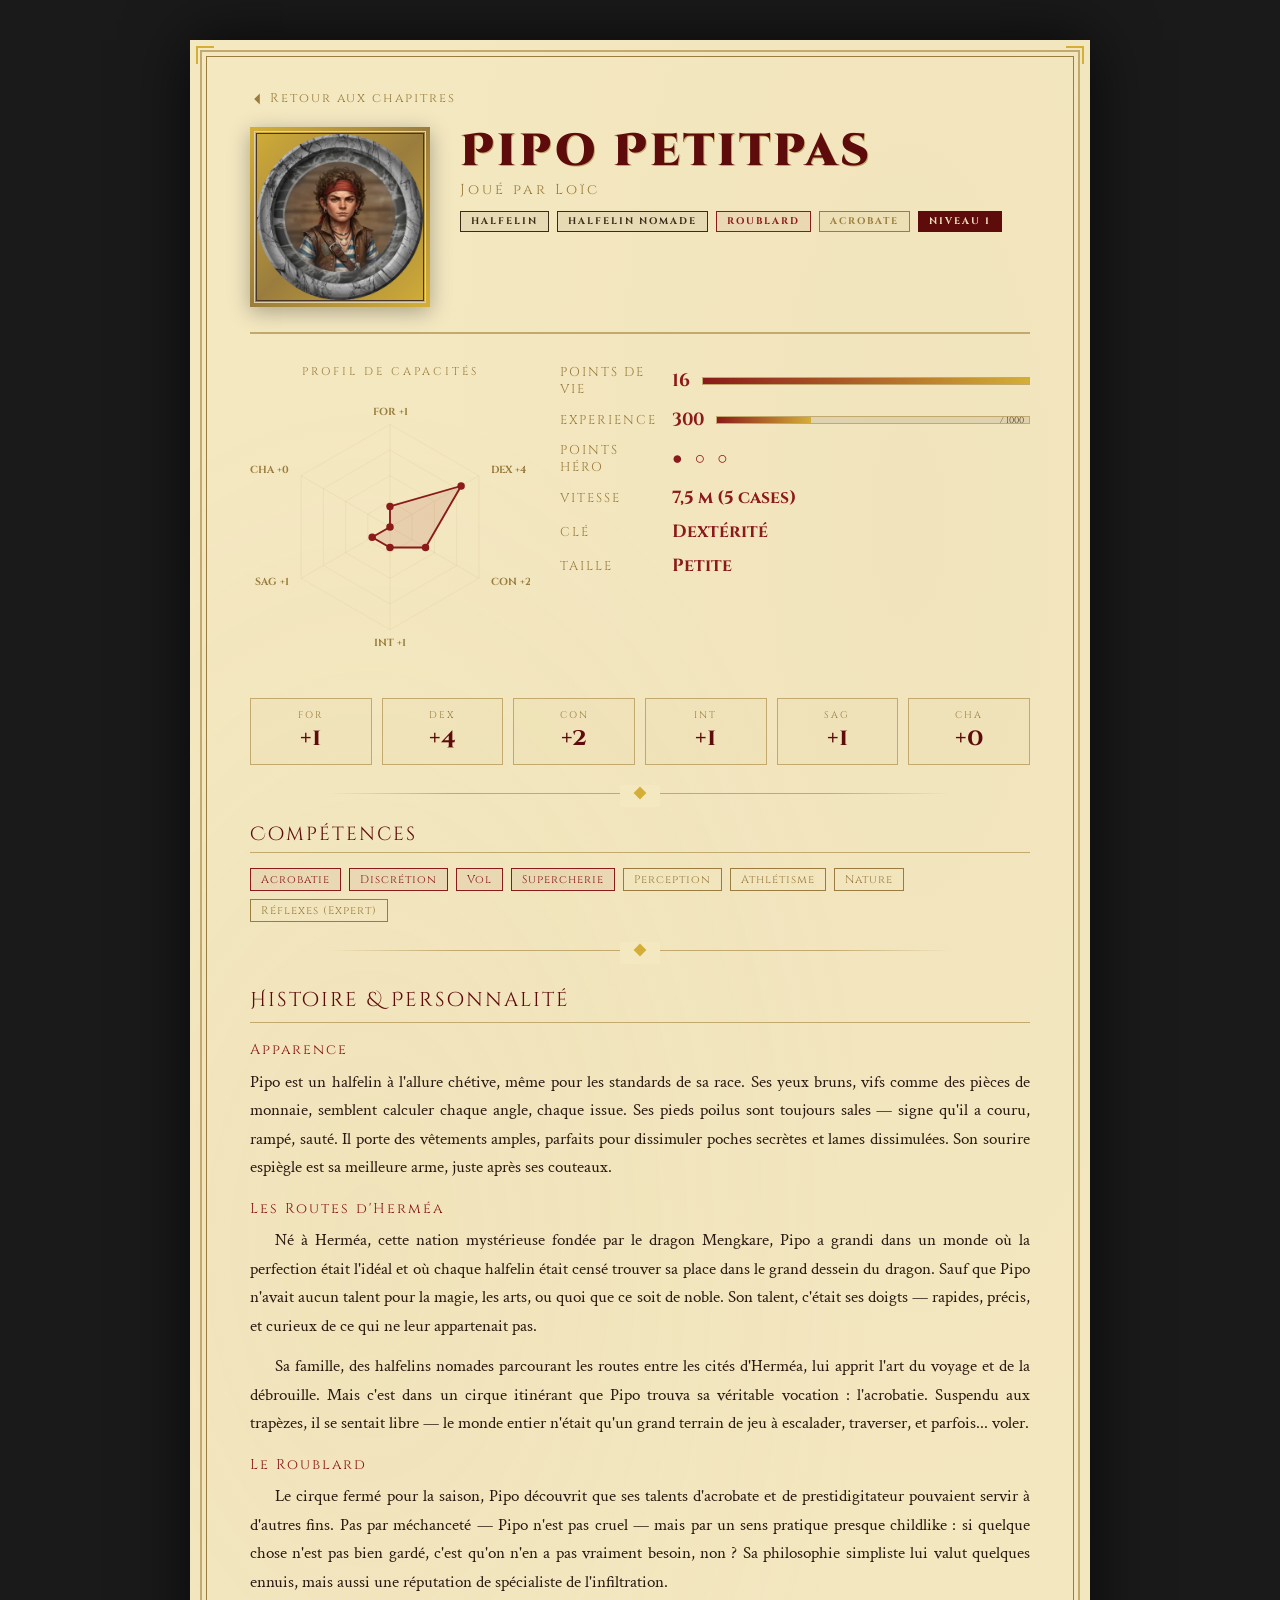
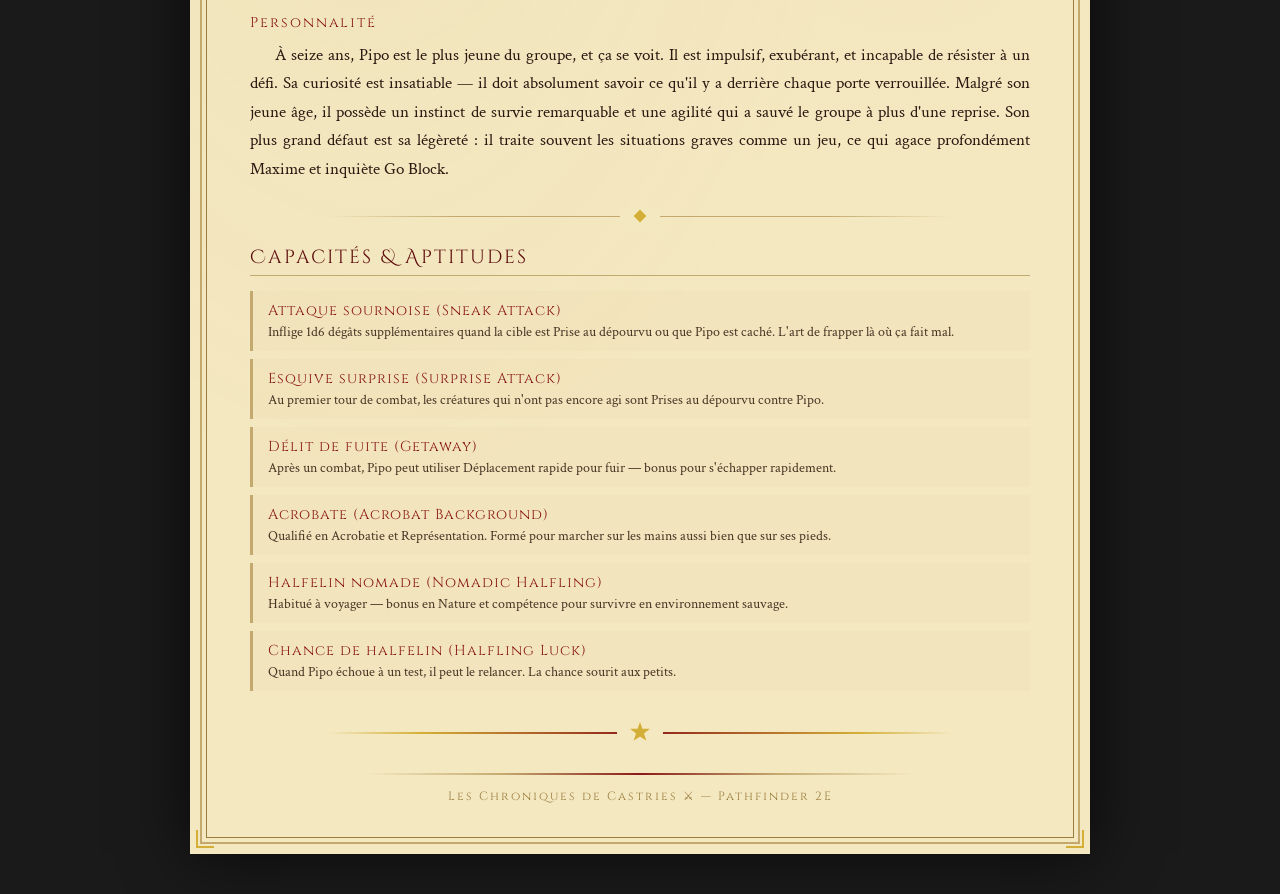
<file: public/characters/pipo-petitpas.html>
<!DOCTYPE html>
<html lang="fr">
<head>
    <meta charset="UTF-8">
    <meta name="viewport" content="width=device-width, initial-scale=1.0">
    <title>Pipo Petitpas | Les Chroniques de Castries ⚔</title>
    <link rel="icon" type="image/svg+xml" href="../favicon.svg">
    <link rel="stylesheet" href="../style.css">
    <style>
        .char-header { display: flex; gap: 30px; align-items: flex-start; margin-bottom: 30px; padding-bottom: 25px; border-bottom: 2px solid var(--gold); }
        .char-portrait { width: 180px; height: 180px; flex-shrink: 0; padding: 6px; background: linear-gradient(135deg, var(--gold-bright), var(--gold-dark), var(--gold-bright)); box-shadow: 0 5px 20px rgba(0,0,0,0.3); position: relative; }
        .char-portrait::before { content: ''; position: absolute; inset: 4px; border: 1px solid var(--parchment-dark); pointer-events: none; z-index: 1; }
        .char-portrait img { width: 100%; height: 100%; object-fit: cover; display: block; border: 1px solid var(--ink-light); }
        .char-identity { flex: 1; }
        .char-name { font-family: 'Cinzel Decorative', serif; font-size: 2.8em; font-weight: 900; color: var(--crimson); letter-spacing: 3px; text-shadow: 1px 1px 0 var(--gold); line-height: 1.1; }
        .char-player { font-family: 'Cinzel', serif; font-size: 0.9em; color: var(--gold-dark); letter-spacing: 3px; margin-top: 4px; }
        .char-badges { display: flex; flex-wrap: wrap; gap: 8px; margin-top: 12px; }
        .badge { font-family: 'Cinzel', serif; font-size: 0.6em; letter-spacing: 2px; text-transform: uppercase; padding: 3px 10px; border: 1px solid; font-weight: 700; }
        .badge.ancestry { color: var(--leather-light); border-color: var(--leather-light); background: rgba(28,18,8,0.06); }
        .badge.class { color: var(--crimson-light); border-color: var(--crimson-light); background: rgba(94,11,11,0.06); }
        .badge.bg { color: var(--gold-dark); border-color: var(--gold-dark); background: rgba(196,169,110,0.1); }
        .badge.deity { color: #4a3580; border-color: #4a3580; background: rgba(74,53,128,0.06); }
        .badge.level { color: var(--parchment); border-color: var(--crimson); background: var(--crimson); }
        .stats-row { display: flex; gap: 30px; margin: 25px 0; align-items: flex-start; }
        .radar-container { flex-shrink: 0; text-align: center; }
        .radar-title { font-family: 'Cinzel', serif; font-size: 0.7em; letter-spacing: 3px; text-transform: uppercase; color: var(--gold-dark); margin-bottom: 8px; }
        .radar-svg { width: 280px; height: 280px; }
        .stat-block { flex: 1; }
        .stat-row { display: flex; align-items: center; gap: 12px; margin-bottom: 10px; }
        .stat-label { font-family: 'Cinzel', serif; font-size: 0.8em; letter-spacing: 2px; text-transform: uppercase; color: var(--gold-dark); width: 100px; }
        .stat-value { font-family: 'Cinzel', serif; font-weight: 700; color: var(--crimson-light); font-size: 1.1em; }
        .stat-bar-track { flex: 1; height: 8px; background: rgba(0,0,0,0.08); border: 1px solid var(--gold); position: relative; }
        .stat-bar-fill { height: 100%; background: linear-gradient(90deg, var(--crimson-light), var(--gold-bright)); }
        .stat-bar-text { position: absolute; right: 5px; top: -1px; font-family: 'Cinzel', serif; font-size: 0.55em; color: var(--ink-light); line-height: 8px; }
        .ability-grid { display: grid; grid-template-columns: repeat(6, 1fr); gap: 10px; margin: 20px 0; }
        .ability-cell { text-align: center; padding: 10px 5px; border: 1px solid var(--gold); background: rgba(196,169,110,0.06); }
        .ability-name { font-family: 'Cinzel', serif; font-size: 0.6em; letter-spacing: 2px; text-transform: uppercase; color: var(--gold-dark); }
        .ability-mod { font-family: 'Cinzel Decorative', serif; font-size: 1.5em; color: var(--crimson); font-weight: 700; }
        .skills-section { margin: 20px 0; }
        .section-heading { font-family: 'Cinzel Decorative', serif; color: var(--crimson); font-size: 1.2em; letter-spacing: 2px; border-bottom: 1px solid var(--gold); padding-bottom: 5px; margin-bottom: 15px; }
        .skill-list { display: flex; flex-wrap: wrap; gap: 8px; }
        .skill-tag { font-family: 'Cinzel', serif; font-size: 0.7em; padding: 3px 10px; border: 1px solid var(--gold); letter-spacing: 1px; }
        .skill-tag.expert { border-color: var(--crimson-light); color: var(--crimson-light); background: rgba(94,11,11,0.06); }
        .skill-tag.trained { border-color: var(--gold-dark); color: var(--gold-dark); }
        .lore-section { margin: 25px 0; line-height: 1.7; font-size: 1.05em; text-align: justify; }
        .lore-section p { margin-bottom: 12px; text-indent: 1.5em; }
        .lore-section p:first-of-type { text-indent: 0; }
        .lore-subtitle { font-family: 'Cinzel', serif; font-size: 0.85em; color: var(--crimson-light); letter-spacing: 2px; margin-top: 15px; margin-bottom: 5px; }
        .feat-list { margin: 15px 0; }
        .feat-item { padding: 10px 15px; margin-bottom: 8px; border-left: 3px solid var(--gold); background: rgba(196,169,110,0.06); }
        .feat-name { font-family: 'Cinzel', serif; font-size: 0.9em; color: var(--crimson-light); letter-spacing: 1px; }
        .feat-desc { font-size: 0.88em; color: var(--ink-light); margin-top: 3px; }
        @media (max-width: 700px) { .char-header { flex-direction: column; align-items: center; text-align: center; } .char-badges { justify-content: center; } .stats-row { flex-direction: column; align-items: center; } .ability-grid { grid-template-columns: repeat(3, 1fr); } }
    </style>
</head>
<body>
    <div class="container">
        <div class="corner tl"></div><div class="corner tr"></div><div class="corner bl"></div><div class="corner br"></div>
        <a href="../index.html" class="back-link"><svg viewBox="0 0 100 100"><polygon points="70,10 30,50 70,90"/></svg>Retour aux chapitres</a>

        <div class="char-header">
            <div class="char-portrait"><img src="../Assets/Pipo_Petitpas.webp" alt="Pipo Petitpas"></div>
            <div class="char-identity">
                <div class="char-name">Pipo Petitpas</div>
                <div class="char-player">Joué par Loïc</div>
                <div class="char-badges">
                    <span class="badge ancestry">Halfelin</span>
                    <span class="badge ancestry">Halfelin nomade</span>
                    <span class="badge class">Roublard</span>
                    <span class="badge bg">Acrobate</span>
                    <span class="badge level">Niveau 1</span>
                </div>
            </div>
        </div>

        <div class="stats-row">
            <div class="radar-container">
                <div class="radar-title">Profil de Capacités</div>
                <svg class="radar-svg" viewBox="0 0 300 300">
                    <polygon points="150,40 245.3,95 245.3,205 150,260 54.7,205 54.7,95" fill="none" stroke="#c4a96e" stroke-width="0.5" opacity="0.3"/>
                    <polygon points="150,67.5 221.4,108.8 221.4,191.3 150,232.5 78.6,191.3 78.6,108.8" fill="none" stroke="#c4a96e" stroke-width="0.5" opacity="0.3"/>
                    <polygon points="150,95 197.6,122.5 197.6,177.5 150,205 102.4,177.5 102.4,122.5" fill="none" stroke="#c4a96e" stroke-width="0.5" opacity="0.3"/>
                    <polygon points="150,122.5 173.8,136.3 173.8,163.8 150,177.5 126.2,163.8 126.2,136.3" fill="none" stroke="#c4a96e" stroke-width="0.5" opacity="0.3"/>
                    <line x1="150" y1="150" x2="150" y2="40" stroke="#c4a96e" stroke-width="0.5" opacity="0.3"/>
                    <line x1="150" y1="150" x2="245.3" y2="95" stroke="#c4a96e" stroke-width="0.5" opacity="0.3"/>
                    <line x1="150" y1="150" x2="245.3" y2="205" stroke="#c4a96e" stroke-width="0.5" opacity="0.3"/>
                    <line x1="150" y1="150" x2="150" y2="260" stroke="#c4a96e" stroke-width="0.5" opacity="0.3"/>
                    <line x1="150" y1="150" x2="54.7" y2="205" stroke="#c4a96e" stroke-width="0.5" opacity="0.3"/>
                    <line x1="150" y1="150" x2="54.7" y2="95" stroke="#c4a96e" stroke-width="0.5" opacity="0.3"/>
                    <!-- Data: STR +1, DEX +4, CON +2, INT +1, WIS +1, CHA +0 -->
                    <polygon points="150,128 226.2,106 188.1,172 150,172 130.9,161 150,150"
                        fill="rgba(139,26,26,0.12)" stroke="#8b1a1a" stroke-width="2"/>
                    <circle cx="150" cy="128" r="4" fill="#8b1a1a"/>
                    <circle cx="226.2" cy="106" r="4" fill="#8b1a1a"/>
                    <circle cx="188.1" cy="172" r="4" fill="#8b1a1a"/>
                    <circle cx="150" cy="172" r="4" fill="#8b1a1a"/>
                    <circle cx="130.9" cy="161" r="4" fill="#8b1a1a"/>
                    <circle cx="150" cy="150" r="4" fill="#8b1a1a"/>
                    <text x="150" y="30" text-anchor="middle" font-family="Cinzel" font-size="11" fill="#9a7d3e" font-weight="700">FOR +1</text>
                    <text x="258" y="92" text-anchor="start" font-family="Cinzel" font-size="11" fill="#9a7d3e" font-weight="700">DEX +4</text>
                    <text x="258" y="212" text-anchor="start" font-family="Cinzel" font-size="11" fill="#9a7d3e" font-weight="700">CON +2</text>
                    <text x="150" y="278" text-anchor="middle" font-family="Cinzel" font-size="11" fill="#9a7d3e" font-weight="700">INT +1</text>
                    <text x="42" y="212" text-anchor="end" font-family="Cinzel" font-size="11" fill="#9a7d3e" font-weight="700">SAG +1</text>
                    <text x="42" y="92" text-anchor="end" font-family="Cinzel" font-size="11" fill="#9a7d3e" font-weight="700">CHA +0</text>
                </svg>
            </div>
            <div class="stat-block">
                <div class="stat-row"><span class="stat-label">Points de Vie</span><span class="stat-value">16</span><div class="stat-bar-track"><div class="stat-bar-fill" style="width:100%"></div></div></div>
                <div class="stat-row"><span class="stat-label">Experience</span><span class="stat-value">300</span><div class="stat-bar-track"><div class="stat-bar-fill" style="width:30%"></div><span class="stat-bar-text">/ 1000</span></div></div>
                <div class="stat-row"><span class="stat-label">Points Héro</span><span class="stat-value" style="letter-spacing:4px">● ○ ○</span></div>
                <div class="stat-row"><span class="stat-label">Vitesse</span><span class="stat-value">7,5 m (5 cases)</span></div>
                <div class="stat-row"><span class="stat-label">Clé</span><span class="stat-value">Dextérité</span></div>
                <div class="stat-row"><span class="stat-label">Taille</span><span class="stat-value">Petite</span></div>
            </div>
        </div>

        <div class="ability-grid">
            <div class="ability-cell"><div class="ability-name">FOR</div><div class="ability-mod">+1</div></div>
            <div class="ability-cell"><div class="ability-name">DEX</div><div class="ability-mod">+4</div></div>
            <div class="ability-cell"><div class="ability-name">CON</div><div class="ability-mod">+2</div></div>
            <div class="ability-cell"><div class="ability-name">INT</div><div class="ability-mod">+1</div></div>
            <div class="ability-cell"><div class="ability-name">SAG</div><div class="ability-mod">+1</div></div>
            <div class="ability-cell"><div class="ability-name">CHA</div><div class="ability-mod">+0</div></div>
        </div>

        <div class="divider"><span class="divider-ornament"><svg viewBox="0 0 100 100"><polygon points="50,10 90,50 50,90 10,50"/></svg></span></div>

        <div class="skills-section">
            <div class="section-heading">Compétences</div>
            <div class="skill-list">
                <span class="skill-tag expert">Acrobatie</span>
                <span class="skill-tag expert">Discrétion</span>
                <span class="skill-tag expert">Vol</span>
                <span class="skill-tag expert">Supercherie</span>
                <span class="skill-tag trained">Perception</span>
                <span class="skill-tag trained">Athlétisme</span>
                <span class="skill-tag trained">Nature</span>
                <span class="skill-tag trained">Réflexes (Expert)</span>
            </div>
        </div>

        <div class="divider"><span class="divider-ornament"><svg viewBox="0 0 100 100"><polygon points="50,10 90,50 50,90 10,50"/></svg></span></div>

        <div class="lore-section">
            <div class="section-heading">Histoire & Personnalité</div>
            <div class="lore-subtitle">Apparence</div>
            <p>Pipo est un halfelin à l'allure chétive, même pour les standards de sa race. Ses yeux bruns, vifs comme des pièces de monnaie, semblent calculer chaque angle, chaque issue. Ses pieds poilus sont toujours sales — signe qu'il a couru, rampé, sauté. Il porte des vêtements amples, parfaits pour dissimuler poches secrètes et lames dissimulées. Son sourire espiègle est sa meilleure arme, juste après ses couteaux.</p>

            <div class="lore-subtitle">Les Routes d'Herméa</div>
            <p>Né à Herméa, cette nation mystérieuse fondée par le dragon Mengkare, Pipo a grandi dans un monde où la perfection était l'idéal et où chaque halfelin était censé trouver sa place dans le grand dessein du dragon. Sauf que Pipo n'avait aucun talent pour la magie, les arts, ou quoi que ce soit de noble. Son talent, c'était ses doigts — rapides, précis, et curieux de ce qui ne leur appartenait pas.</p>
            <p>Sa famille, des halfelins nomades parcourant les routes entre les cités d'Herméa, lui apprit l'art du voyage et de la débrouille. Mais c'est dans un cirque itinérant que Pipo trouva sa véritable vocation : l'acrobatie. Suspendu aux trapèzes, il se sentait libre — le monde entier n'était qu'un grand terrain de jeu à escalader, traverser, et parfois... voler.</p>

            <div class="lore-subtitle">Le Roublard</div>
            <p>Le cirque fermé pour la saison, Pipo découvrit que ses talents d'acrobate et de prestidigitateur pouvaient servir à d'autres fins. Pas par méchanceté — Pipo n'est pas cruel — mais par un sens pratique presque childlike : si quelque chose n'est pas bien gardé, c'est qu'on n'en a pas vraiment besoin, non ? Sa philosophie simpliste lui valut quelques ennuis, mais aussi une réputation de spécialiste de l'infiltration.</p>

            <div class="lore-subtitle">Personnalité</div>
            <p>À seize ans, Pipo est le plus jeune du groupe, et ça se voit. Il est impulsif, exubérant, et incapable de résister à un défi. Sa curiosité est insatiable — il doit absolument savoir ce qu'il y a derrière chaque porte verrouillée. Malgré son jeune âge, il possède un instinct de survie remarquable et une agilité qui a sauvé le groupe à plus d'une reprise. Son plus grand défaut est sa légèreté : il traite souvent les situations graves comme un jeu, ce qui agace profondément Maxime et inquiète Go Block.</p>
        </div>

        <div class="divider"><span class="divider-ornament"><svg viewBox="0 0 100 100"><polygon points="50,10 90,50 50,90 10,50"/></svg></span></div>

        <div class="section-heading">Capacités & Aptitudes</div>
        <div class="feat-list">
            <div class="feat-item"><div class="feat-name">Attaque sournoise (Sneak Attack)</div><div class="feat-desc">Inflige 1d6 dégâts supplémentaires quand la cible est Prise au dépourvu ou que Pipo est caché. L'art de frapper là où ça fait mal.</div></div>
            <div class="feat-item"><div class="feat-name">Esquive surprise (Surprise Attack)</div><div class="feat-desc">Au premier tour de combat, les créatures qui n'ont pas encore agi sont Prises au dépourvu contre Pipo.</div></div>
            <div class="feat-item"><div class="feat-name">Délit de fuite (Getaway)</div><div class="feat-desc">Après un combat, Pipo peut utiliser Déplacement rapide pour fuir — bonus pour s'échapper rapidement.</div></div>
            <div class="feat-item"><div class="feat-name">Acrobate (Acrobat Background)</div><div class="feat-desc">Qualifié en Acrobatie et Représentation. Formé pour marcher sur les mains aussi bien que sur ses pieds.</div></div>
            <div class="feat-item"><div class="feat-name">Halfelin nomade (Nomadic Halfling)</div><div class="feat-desc">Habitué à voyager — bonus en Nature et compétence pour survivre en environnement sauvage.</div></div>
            <div class="feat-item"><div class="feat-name">Chance de halfelin (Halfling Luck)</div><div class="feat-desc">Quand Pipo échoue à un test, il peut le relancer. La chance sourit aux petits.</div></div>
        </div>

        <div class="divider large"><span class="divider-ornament"><svg viewBox="0 0 100 100"><polygon points="50,5 61,35 95,35 68,57 79,90 50,70 21,90 32,57 5,35 39,35"/></svg></span></div>
        <div class="footer"><div class="footer-text">Les Chroniques de Castries ⚔ — Pathfinder 2E</div></div>
    </div>
</body>
</html>
</file>
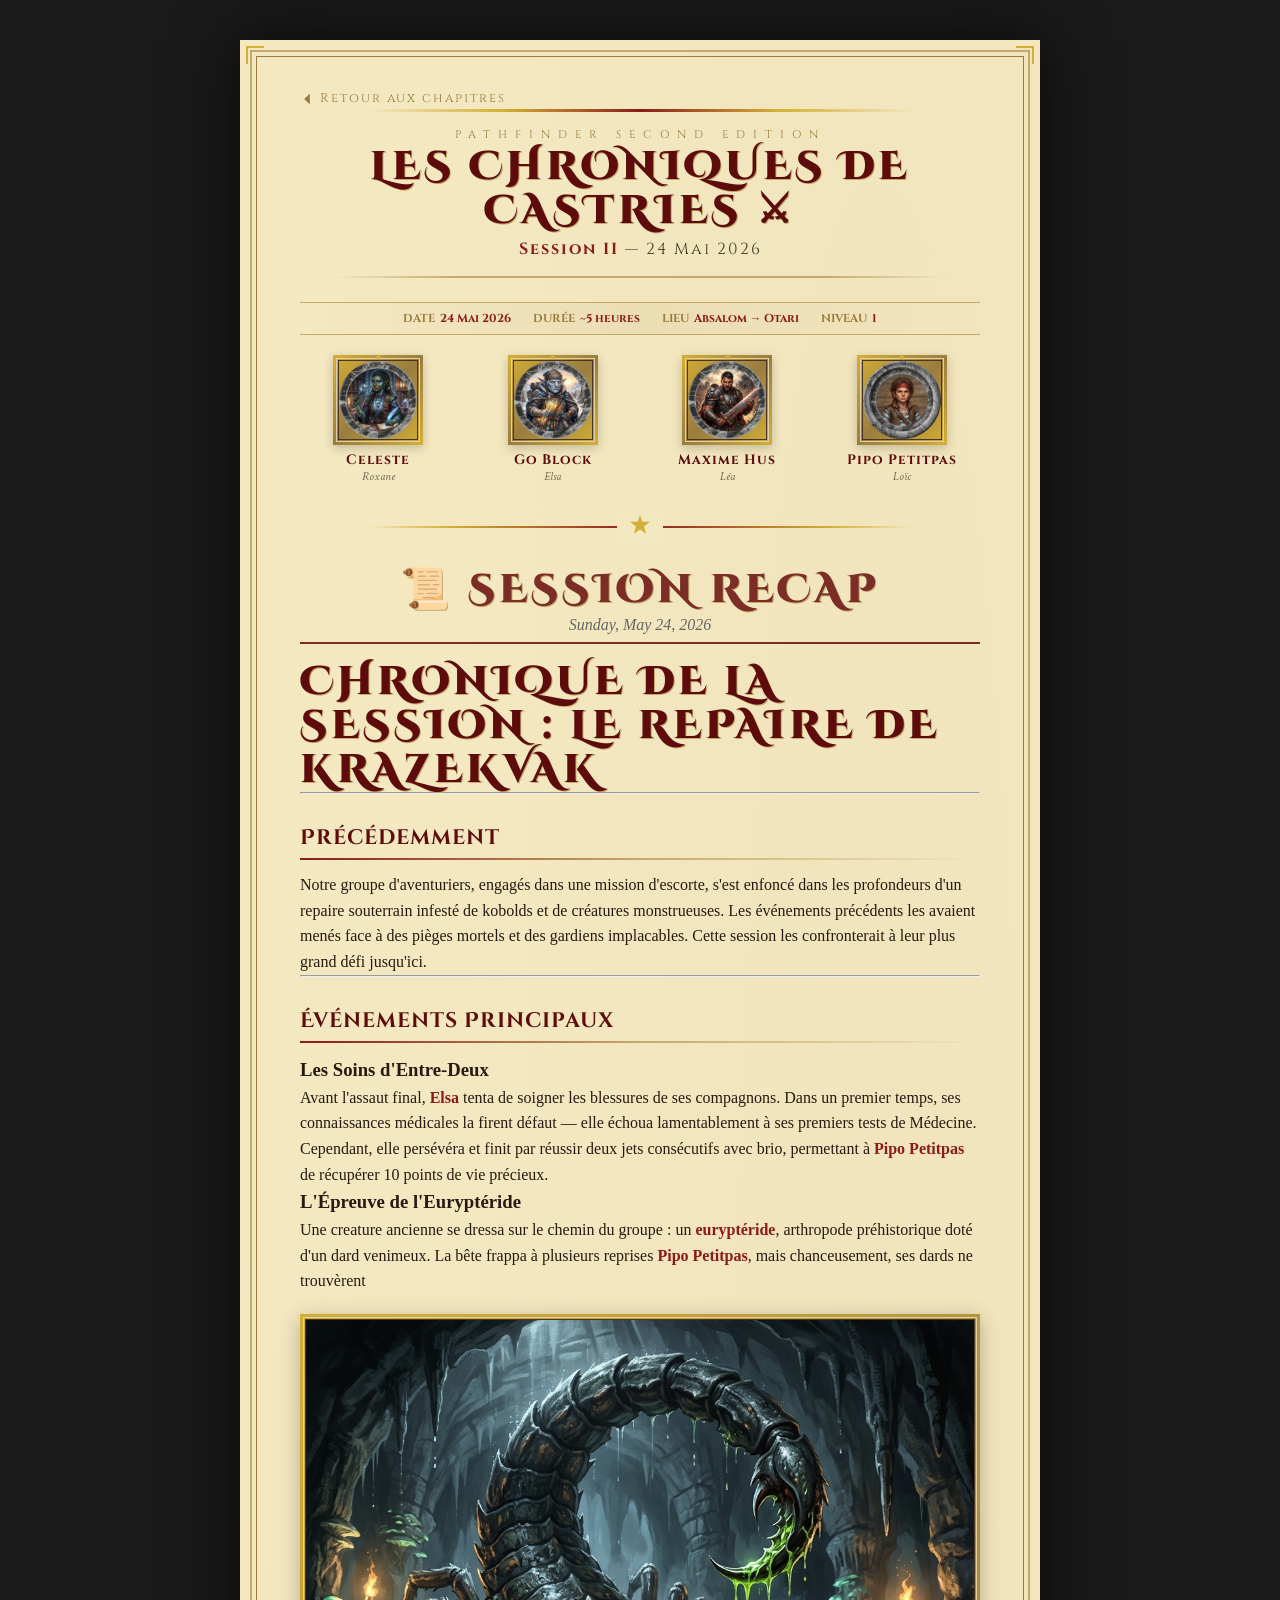
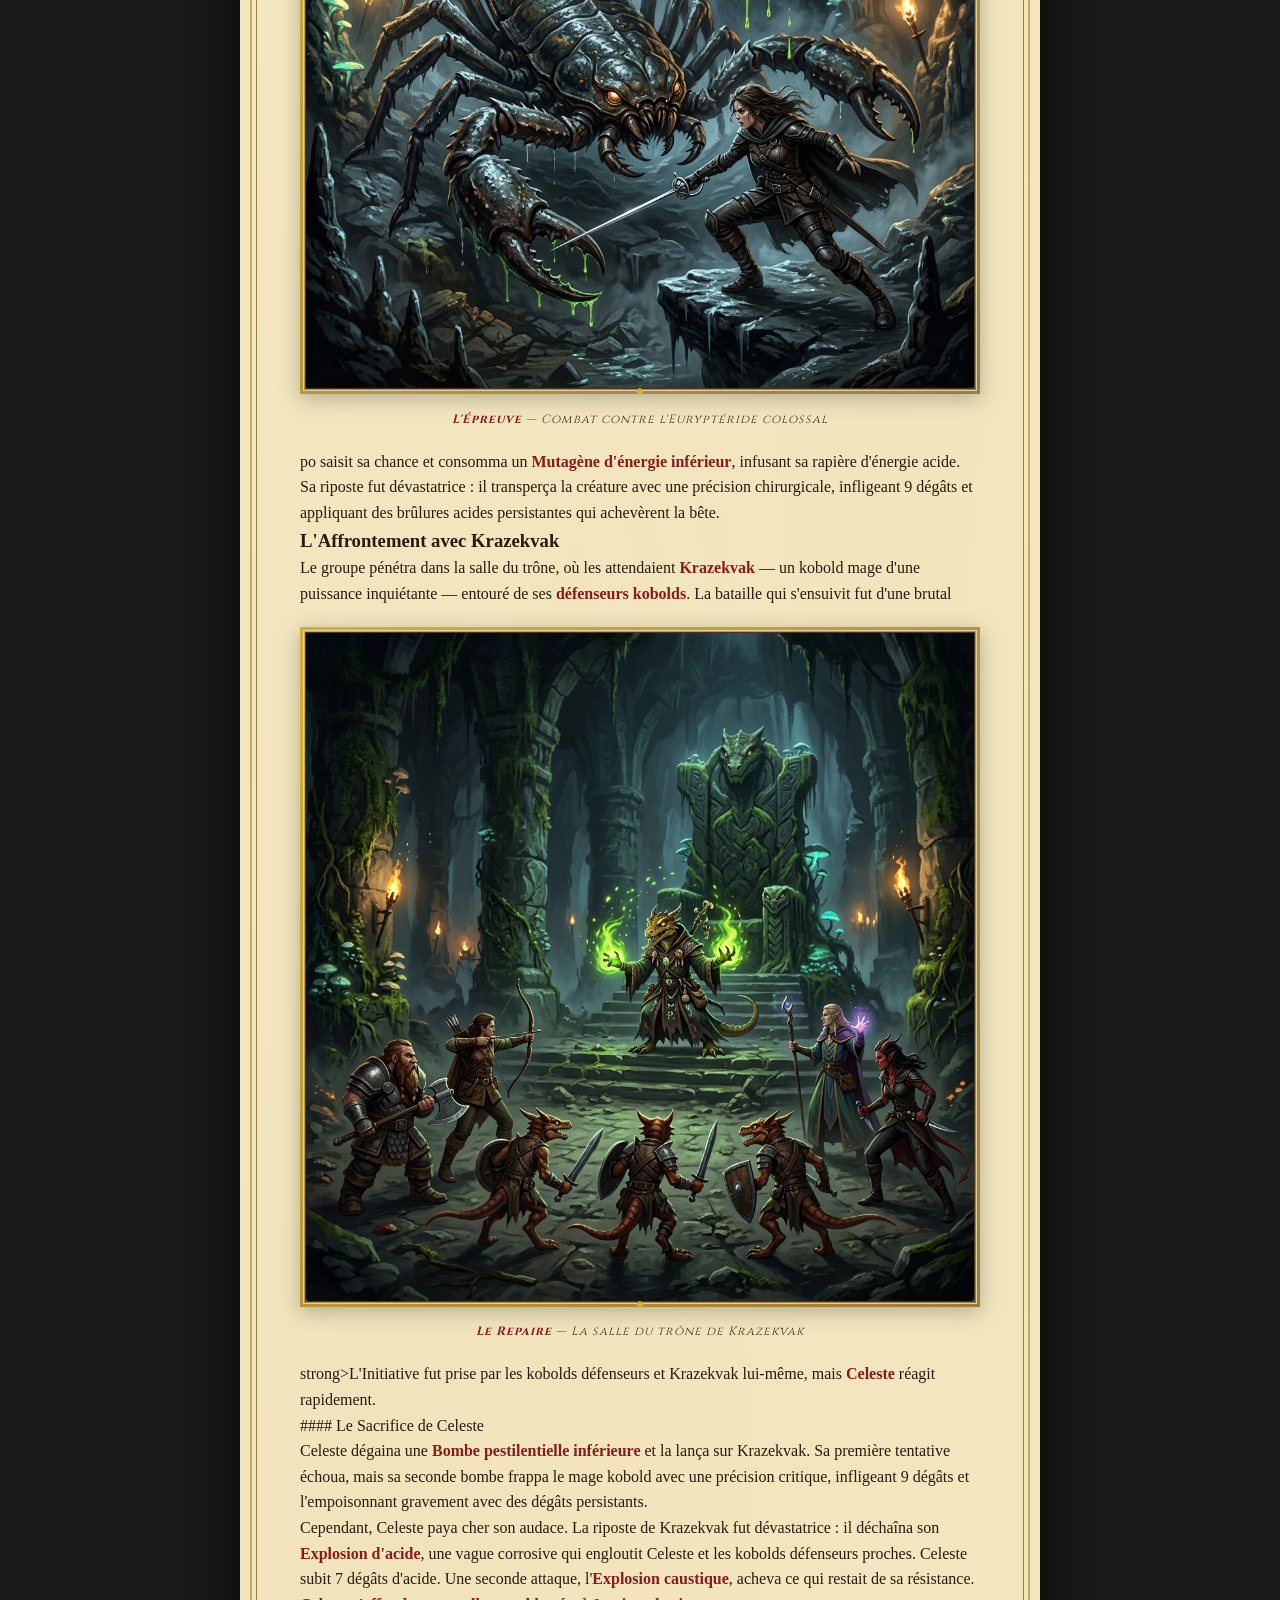
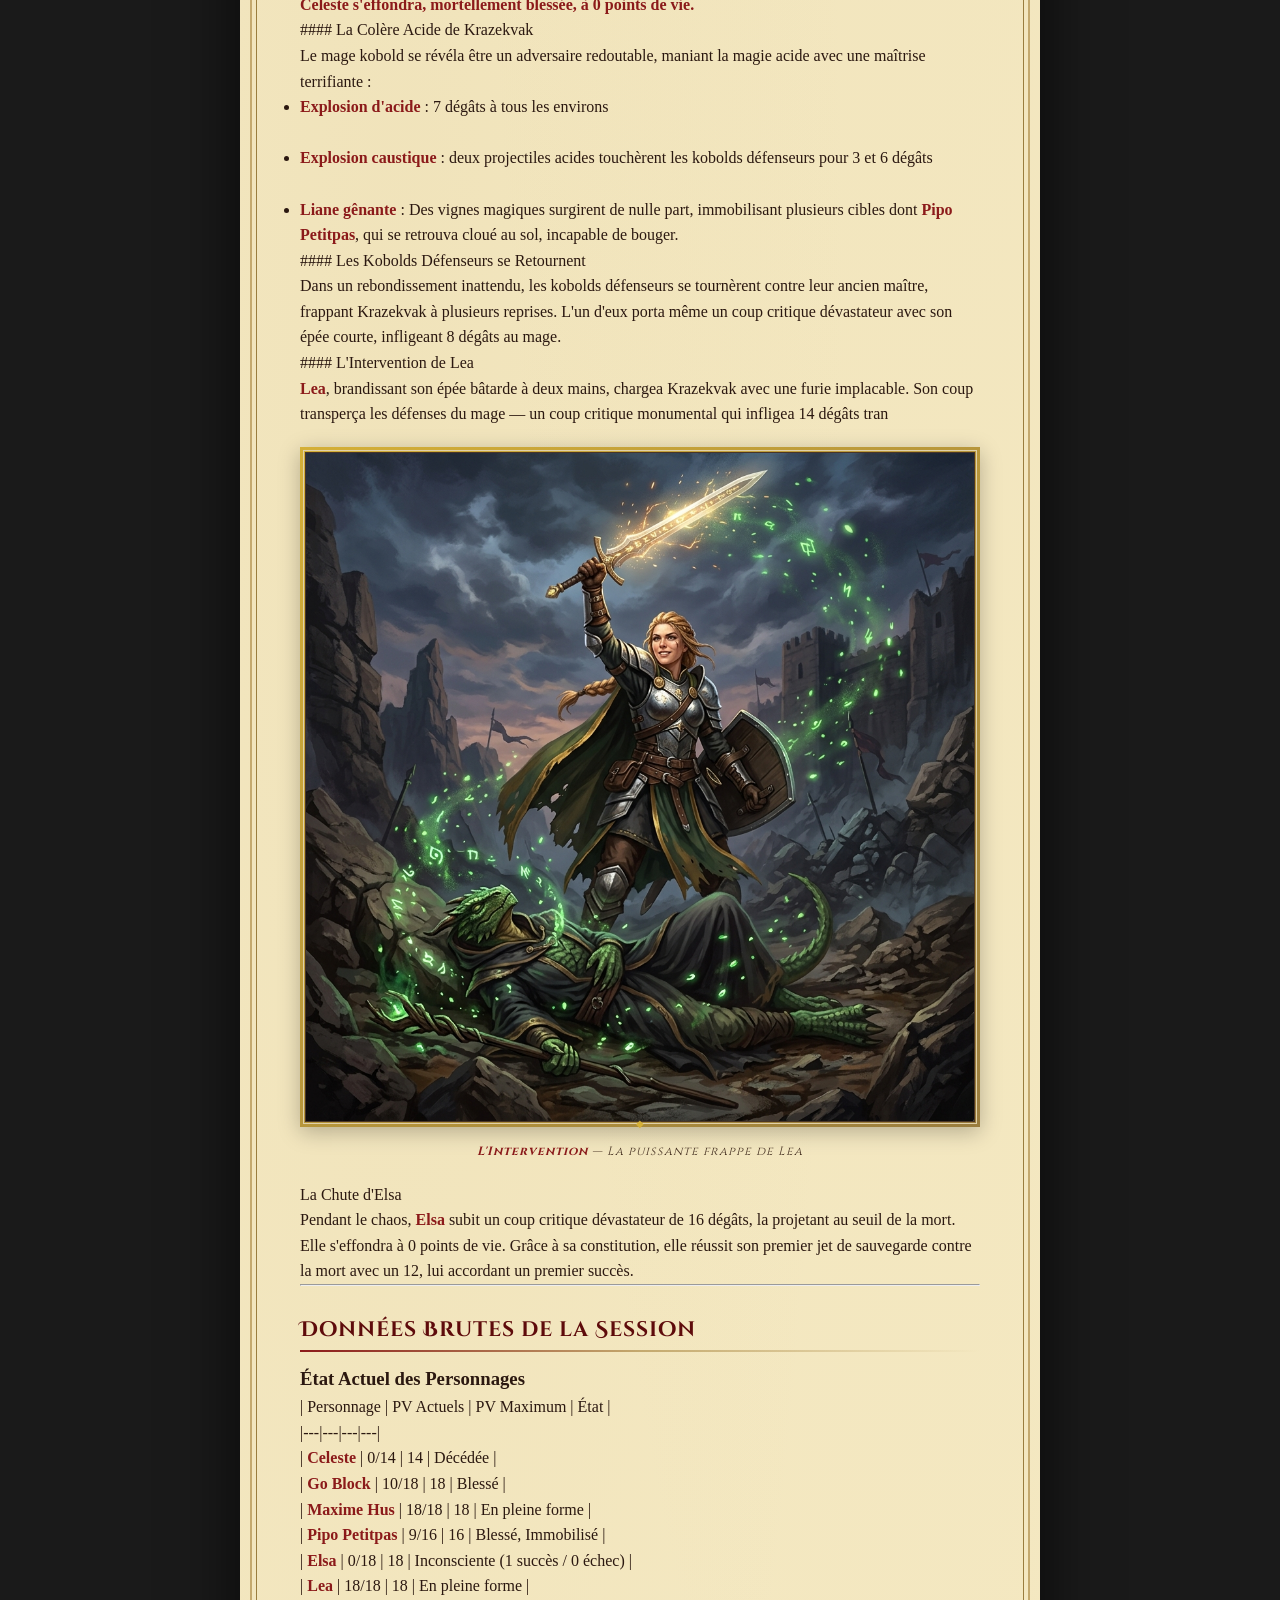
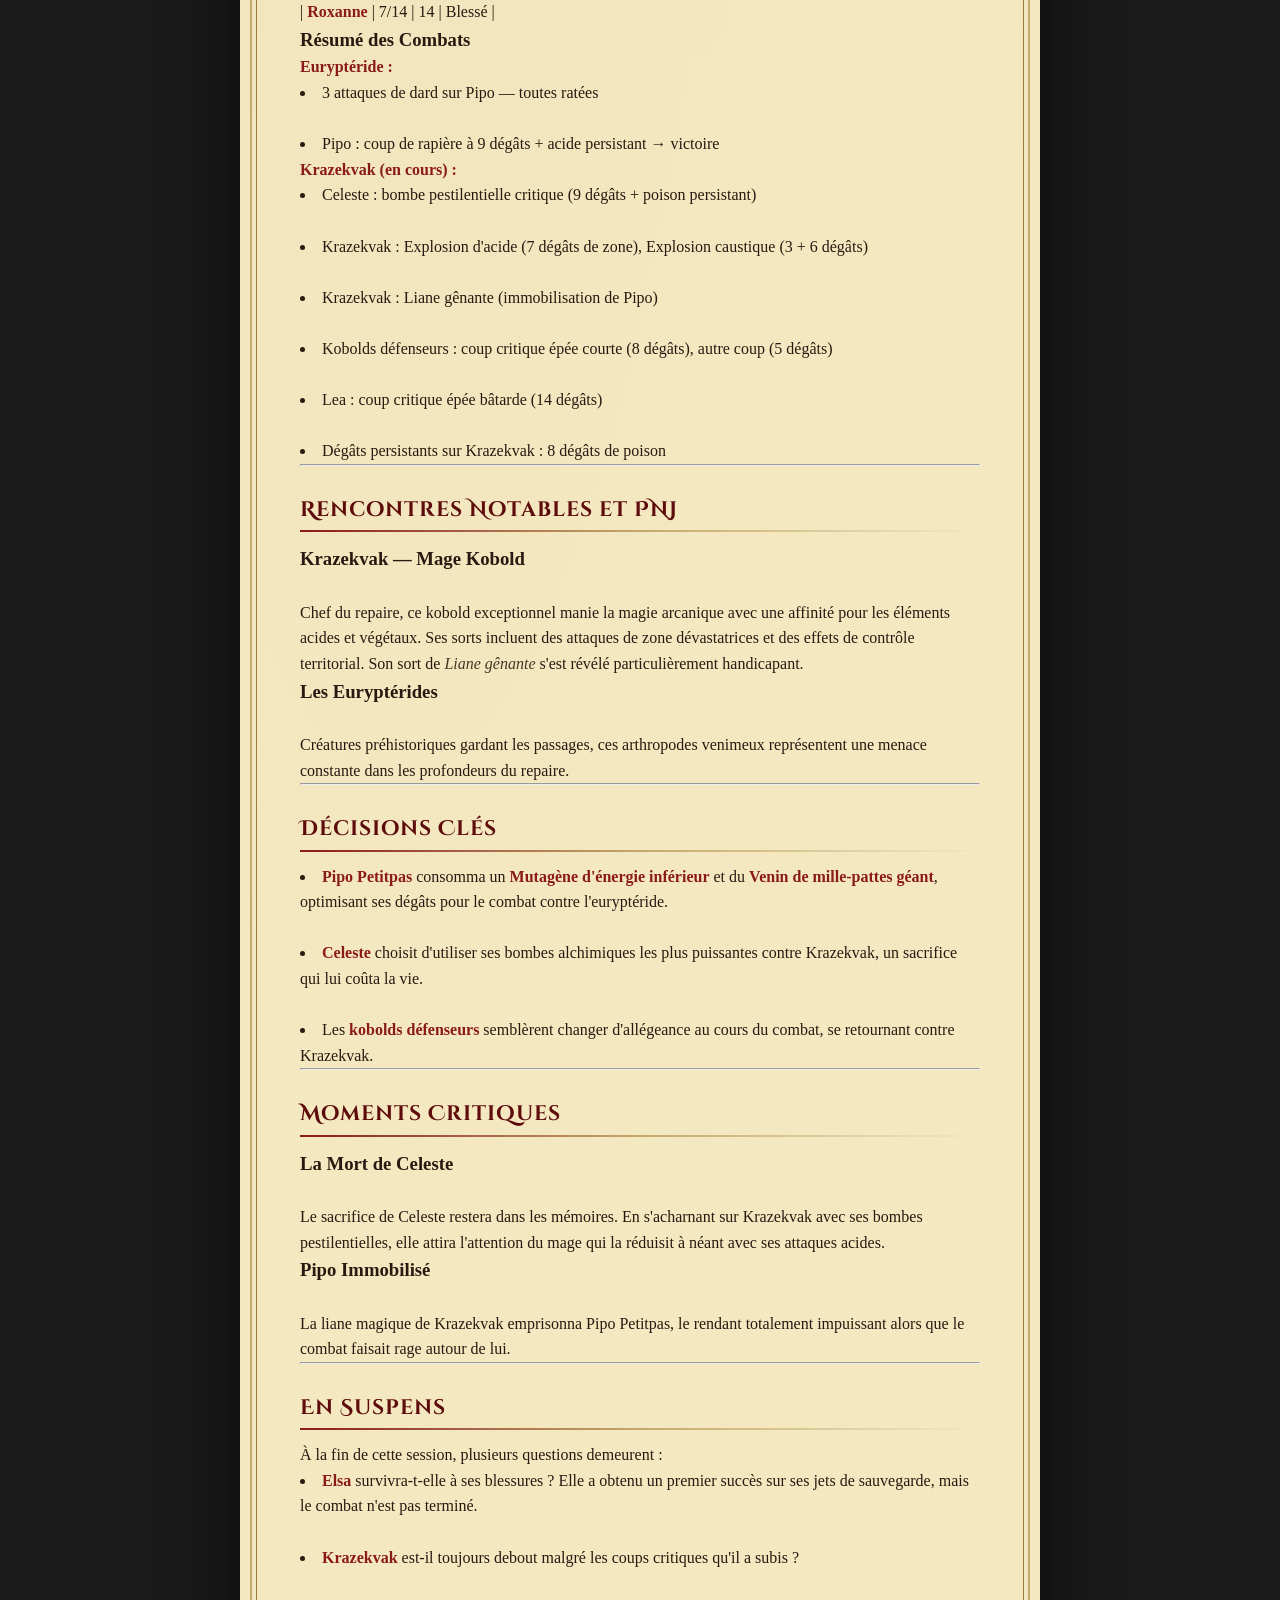
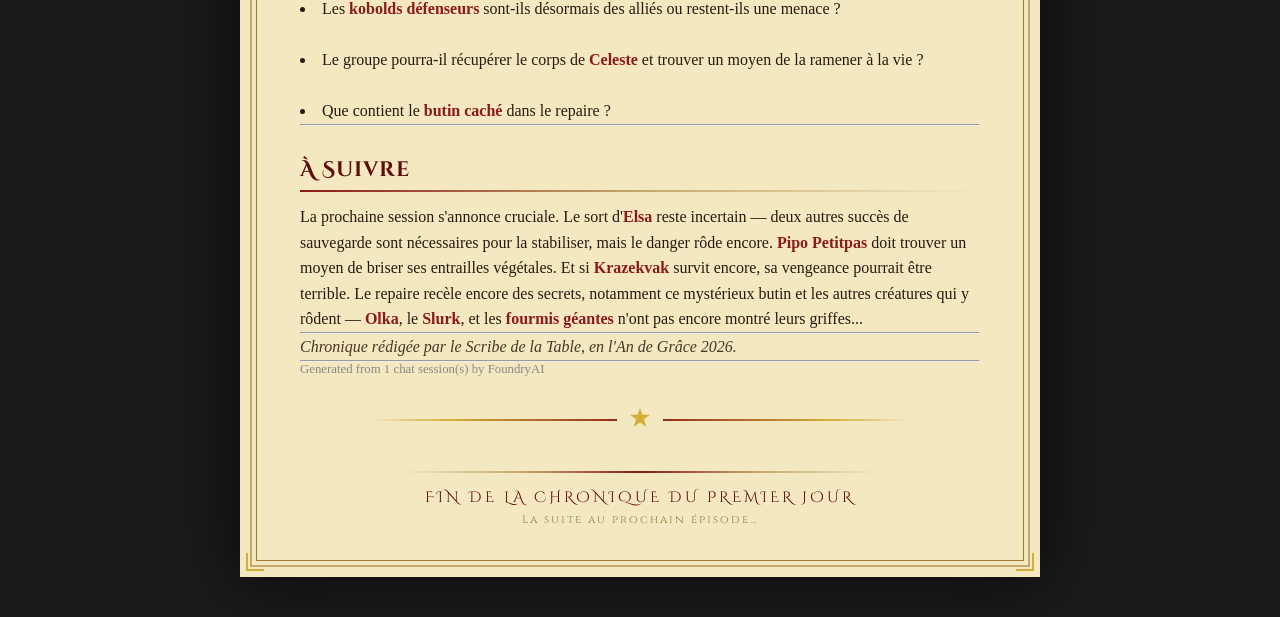
<file: public/sessions/session-2.html>
<!DOCTYPE html>
<html lang="fr">
<head>
    <meta charset="UTF-8">
    <meta name="viewport" content="width=device-width, initial-scale=1.0">
    <title>Session II | Les Chroniques de Castries ⚔</title>
    <link rel="icon" type="image/svg+xml" href="../favicon.svg">
    <link href="https://fonts.googleapis.com/css2?family=Cinzel+Decorative:wght@400;700;900&family=Cinzel:wght@400;700;900&family=Crimson+Text:ital,wght@0,400;0,600;0,700;1,400;1,600&display=swap" rel="stylesheet">
    <style>
        :root {
            --parchment: #f4e8c1;
            --parchment-dark: #e0d0a8;
            --ink: #2b1810;
            --ink-light: #4a3525;
            --crimson: #5e0b0b;
            --crimson-light: #8b1a1a;
            --gold: #c4a96e;
            --gold-bright: #d4af37;
            --gold-dark: #9a7d3e;
            --leather: #1c1208;
            --leather-light: #3a2a18;
        }

        * { box-sizing: border-box; margin: 0; padding: 0; }

        body {
            background-color: #1a1a1a;
            background-image: url('https://www.transparenttextures.com/patterns/black-linen.png');
            color: var(--ink);
            font-family: 'Crimson Text', serif;
            min-height: 100vh;
            display: flex;
            justify-content: center;
            padding: 40px 20px;
        }

        .container {
            max-width: 800px;
            width: 100%;
            background-color: var(--parchment);
            background-image:
                radial-gradient(ellipse at 20% 50%, rgba(196,169,110,0.08) 0%, transparent 50%),
                radial-gradient(ellipse at 80% 20%, rgba(196,169,110,0.06) 0%, transparent 50%);
            padding: 50px 60px;
            box-shadow: 0 0 60px rgba(0,0,0,0.7);
            position: relative;
        }

        /* Gold borders */
        .container::before {
            content: '';
            position: absolute;
            top: 10px; right: 10px; bottom: 10px; left: 10px;
            border: 2px solid var(--gold);
            pointer-events: none;
            z-index: 10;
        }
        .container::after {
            content: '';
            position: absolute;
            top: 16px; right: 16px; bottom: 16px; left: 16px;
            border: 1px solid var(--gold-dark);
            pointer-events: none;
            z-index: 10;
        }

        /* Corner accents */
        .corner { position: absolute; width: 24px; height: 24px; z-index: 11; pointer-events: none; }
        .corner::before, .corner::after { content: ''; position: absolute; background: var(--gold-bright); }
        .corner.tl { top: 6px; left: 6px; }
        .corner.tr { top: 6px; right: 6px; }
        .corner.bl { bottom: 6px; left: 6px; }
        .corner.br { bottom: 6px; right: 6px; }
        .corner.tl::before, .corner.bl::before { width: 18px; height: 2px; left: 0; }
        .corner.tl::after, .corner.bl::after { width: 2px; height: 18px; left: 0; }
        .corner.tr::before, .corner.br::before { width: 18px; height: 2px; right: 0; }
        .corner.tr::after, .corner.br::after { width: 2px; height: 18px; right: 0; }
        .corner.tl::before { top: 0; } .corner.tl::after { top: 0; }
        .corner.tr::before { top: 0; } .corner.tr::after { top: 0; }
        .corner.bl::before { bottom: 0; } .corner.bl::after { bottom: 0; }
        .corner.br::before { bottom: 0; } .corner.br::after { bottom: 0; }

        /* ===== BACK LINK ===== */
        .back-link {
            display: inline-flex;
            align-items: center;
            gap: 6px;
            font-family: 'Cinzel', serif;
            font-size: 0.8em;
            color: var(--gold-dark);
            text-decoration: none;
            letter-spacing: 2px;
            margin-bottom: 20px;
            transition: color 0.2s;
        }
        .back-link:hover { color: var(--crimson-light); }
        .back-link svg { width: 14px; height: 14px; fill: currentColor; }

        /* ===== HEADER ===== */
        .header { text-align: center; margin-bottom: 24px; padding-bottom: 18px; position: relative; }
        .header::before {
            content: ''; position: absolute; top: -18px; left: 50%; transform: translateX(-50%);
            width: 80%; height: 3px;
            background: linear-gradient(90deg, transparent, var(--gold-bright), var(--crimson-light), var(--gold-bright), transparent);
        }
        .header::after {
            content: ''; position: absolute; bottom: 0; left: 50%; transform: translateX(-50%);
            width: 90%; height: 2px;
            background: linear-gradient(90deg, transparent, var(--gold) 20%, var(--gold) 80%, transparent);
        }
        .header-subtitle { font-family: 'Cinzel', serif; font-size: 0.7em; letter-spacing: 8px; text-transform: uppercase; color: var(--gold-dark); margin-bottom: 3px; }
        h1 { font-family: 'Cinzel Decorative', serif; font-size: 2.5em; font-weight: 900; color: var(--crimson); text-transform: uppercase; letter-spacing: 4px; text-shadow: 1px 1px 0 var(--gold); line-height: 1.1; }
        .session-subtitle { font-family: 'Cinzel', serif; font-size: 1em; color: var(--ink-light); margin-top: 5px; letter-spacing: 2px; }
        .session-num { color: var(--crimson-light); font-weight: 700; }

        /* ===== SESSION INFO ===== */
        .session-info { display: flex; justify-content: center; gap: 22px; padding: 8px 14px; margin-bottom: 20px; background: linear-gradient(90deg, transparent, rgba(196,169,110,0.15), transparent); border-top: 1px solid var(--gold); border-bottom: 1px solid var(--gold); font-family: 'Cinzel', serif; font-size: 0.72em; color: var(--ink-light); }
        .session-info span { display: flex; align-items: center; gap: 5px; }
        .session-info .label { color: var(--gold-dark); font-weight: 700; text-transform: uppercase; }
        .session-info .value { color: var(--crimson-light); font-weight: 700; }

        /* ===== DIVIDER ===== */
        .divider { text-align: center; margin: 24px 0; position: relative; height: 16px; }
        .divider::before { content: ''; position: absolute; top: 50%; left: 10%; right: 10%; height: 1px; background: linear-gradient(90deg, transparent, var(--gold) 20%, var(--gold) 80%, transparent); }
        .divider-ornament { display: inline-block; position: relative; z-index: 1; background: var(--parchment); padding: 0 12px; }
        .divider-ornament svg { width: 14px; height: 14px; fill: var(--gold-bright); }
        .divider.large { margin: 30px 0; height: 24px; }
        .divider.large::before { height: 2px; background: linear-gradient(90deg, transparent, var(--gold-bright) 15%, var(--crimson-light) 50%, var(--gold-bright) 85%, transparent); }
        .divider.large .divider-ornament svg { width: 22px; height: 22px; }

        /* ===== CHARACTER ROSTER ===== */
        .character-roster { display: grid; grid-template-columns: repeat(4, 1fr); gap: 18px; margin-bottom: 24px; }
        .char-item { text-align: center; }
        .char-frame { position: relative; margin: 0 auto; width: 90px; height: 90px; padding: 5px; background: linear-gradient(135deg, var(--gold-bright), var(--gold-dark), var(--gold-bright)); box-shadow: 0 3px 10px rgba(0,0,0,0.2); }
        .char-frame::before { content: ''; position: absolute; inset: 3px; border: 1px solid var(--parchment-dark); pointer-events: none; z-index: 1; }
        .char-frame img { width: 100%; height: 100%; object-fit: cover; display: block; border: 1px solid var(--ink-light); }
        .char-frame::after { content: '\25C6'; position: absolute; top: -3px; left: 50%; transform: translateX(-50%); color: var(--gold-bright); font-size: 7px; z-index: 2; }
        .char-name { font-family: 'Cinzel', serif; font-weight: 700; margin-top: 6px; font-size: 0.85em; color: var(--crimson); letter-spacing: 1px; }
        .char-player { font-size: 0.72em; font-style: italic; color: var(--ink-light); opacity: 0.7; }

        /* ===== SECTION HEADERS ===== */
        h2 {
            font-family: 'Cinzel Decorative', serif;
            color: var(--crimson);
            font-size: 1.3em;
            font-weight: 700;
            margin-top: 28px;
            margin-bottom: 12px;
            padding-bottom: 5px;
            position: relative;
            display: flex;
            align-items: baseline;
            gap: 8px;
            letter-spacing: 1px;
        }
        h2::after { content: ''; position: absolute; bottom: 0; left: 0; right: 0; height: 2px; background: linear-gradient(90deg, var(--crimson-light), var(--gold), transparent); }
        .chapter-num { font-family: 'Cinzel', serif; font-size: 0.5em; background: var(--crimson); color: var(--parchment); padding: 2px 7px; border-radius: 2px; letter-spacing: 1px; white-space: nowrap; }

        /* ===== CONTENT ===== */
        .content-section { margin-bottom: 12px; line-height: 1.65; font-size: 1.02em; text-align: justify; hyphens: auto; }
        .content-section p { margin-bottom: 10px; text-indent: 1.5em; }
        .content-section p:first-of-type { text-indent: 0; }

        /* ===== DROP CAPS ===== */
        .dropcap { float: left; font-family: 'Cinzel Decorative', serif; font-size: 3.4em; line-height: 0.75; padding-top: 5px; padding-right: 10px; color: var(--crimson); font-weight: 900; text-shadow: 1px 1px 0 var(--gold); }

        /* ===== ENCOUNTER BOXES ===== */
        .encounter-box { background: linear-gradient(135deg, rgba(94,11,11,0.04), rgba(94,11,11,0.08)); border-left: 4px solid var(--crimson-light); border-right: 1px solid rgba(94,11,11,0.1); padding: 12px 16px; margin: 14px 0; position: relative; }
        .encounter-box::before { content: ''; position: absolute; top: 0; left: 0; bottom: 0; width: 4px; background: linear-gradient(180deg, var(--gold-bright), var(--crimson-light), var(--gold-bright)); }
        .encounter-tag { font-family: 'Cinzel', serif; font-size: 0.62em; letter-spacing: 3px; text-transform: uppercase; color: var(--parchment); background: var(--crimson); padding: 2px 10px; display: inline-block; margin-bottom: 6px; font-weight: 700; }
        .encounter-tag.exploration { background: var(--leather); }
        .encounter-box p { margin-bottom: 4px; text-indent: 0; font-size: 0.9em; }
        .encounter-box p:last-child { margin-bottom: 0; }

        /* ===== QUOTE BOXES ===== */
        .quote-box { background: rgba(196,169,110,0.1); border: 1px solid var(--gold); border-left: 4px solid var(--gold-bright); padding: 14px 18px 14px 16px; margin: 16px 0; font-style: italic; font-size: 0.98em; line-height: 1.55; position: relative; }
        .quote-box::before { content: '\276D'; position: absolute; top: -2px; left: 6px; font-size: 2.4em; color: var(--gold); font-style: normal; line-height: 1; opacity: 0.5; }
        .quote-box p { text-indent: 0; padding-left: 16px; }

        /* ===== IMAGE BLOCKS ===== */
        .image-block { margin: 20px 0; text-align: center; }
        .image-frame { display: inline-block; position: relative; padding: 5px; background: linear-gradient(135deg, var(--gold-bright), var(--gold-dark)); box-shadow: 0 5px 20px rgba(0,0,0,0.25); }
        .image-frame::before { content: ''; position: absolute; inset: 3px; border: 1px solid var(--parchment-dark); pointer-events: none; z-index: 1; }
        .image-frame img { display: block; max-width: 100%; object-fit: contain; border: 1px solid var(--ink-light); }
        .image-frame::after { content: '\25C6'; position: absolute; bottom: -5px; left: 50%; transform: translateX(-50%); color: var(--gold-bright); font-size: 10px; z-index: 2; }
        .caption { font-family: 'Cinzel', serif; font-size: 0.75em; color: var(--ink-light); margin-top: 8px; font-style: italic; letter-spacing: 1px; }
        .caption strong { color: var(--crimson-light); }

        /* ===== TAGS ===== */
        .tag { display: inline-block; font-family: 'Cinzel', serif; font-size: 0.55em; letter-spacing: 2px; text-transform: uppercase; padding: 1px 6px; margin-right: 3px; border: 1px solid; }
        .tag.combat { color: var(--crimson-light); border-color: var(--crimson-light); background: rgba(94,11,11,0.06); }
        .tag.exploration-tag { color: var(--leather-light); border-color: var(--leather-light); background: rgba(28,18,8,0.04); }
        .tag.social { color: var(--gold-dark); border-color: var(--gold-dark); background: rgba(196,169,110,0.1); }
        .tags { margin: 5px 0; }

        strong { color: var(--crimson-light); font-weight: 700; }
        em { color: var(--ink-light); }

        /* ===== FOOTER ===== */
        .footer { text-align: center; margin-top: 40px; padding-top: 16px; position: relative; }
        .footer::before { content: ''; position: absolute; top: 0; left: 15%; right: 15%; height: 2px; background: linear-gradient(90deg, transparent, var(--gold), var(--crimson-light), var(--gold), transparent); }
        .footer-text { font-family: 'Cinzel Decorative', serif; font-size: 0.95em; color: var(--crimson); letter-spacing: 3px; text-transform: uppercase; }
        .footer-sub { font-family: 'Cinzel', serif; font-size: 0.7em; color: var(--gold-dark); margin-top: 4px; letter-spacing: 2px; }

        /* ===== RESPONSIVE ===== */
        @media (max-width: 700px) {
            body { padding: 10px; }
            .container { padding: 30px 25px; }
            h1 { font-size: 1.8em; letter-spacing: 2px; }
            .character-roster { grid-template-columns: repeat(2, 1fr); }
            .image-frame img { max-width: 100%; }
        }
    </style>
</head>
<body>
    <div class="container">
        <div class="corner tl"></div><div class="corner tr"></div><div class="corner bl"></div><div class="corner br"></div>

        <a href="../index.html" class="back-link">
            <svg viewBox="0 0 100 100"><polygon points="70,10 30,50 70,90"/></svg>
            Retour aux chapitres
        </a>

        <div class="header">
            <div class="header-subtitle">Pathfinder Second Edition</div>
            <h1>Les Chroniques de Castries ⚔</h1>
            <div class="session-subtitle"><span class="session-num">Session II</span> — 24 Mai 2026</div>
        </div>

        <div class="session-info">
            <span><span class="label">Date</span> <span class="value">24 Mai 2026</span></span>
            <span><span class="label">Durée</span> <span class="value">~5 heures</span></span>
            <span><span class="label">Lieu</span> <span class="value">Absalom → Otari</span></span>
            <span><span class="label">Niveau</span> <span class="value">1</span></span>
        </div>

        <div class="character-roster">
            <div class="char-item">
                <div class="char-frame"><img src="../Assets/Celeste.webp" alt="Celeste"></div>
<div class="char-name">Celeste</div><div class="char-player">Roxane</div>
            </div>
            <div class="char-item">
                <div class="char-frame"><img src="../Assets/GoBlock.webp" alt="Go Block"></div>
                <div class="char-name">Go Block</div><div class="char-player">Elsa</div>
            </div>
            <div class="char-item">
                <div class="char-frame"><img src="../Assets/Maxime_Hus.webp" alt="Maxime Hus"></div>
                <div class="char-name">Maxime Hus</div><div class="char-player">Léa</div>
            </div>
            <div class="char-item">
                <div class="char-frame"><img src="../Assets/Pipo_Petitpas.webp" alt="Pipo Petitpas"></div>
                <div class="char-name">Pipo Petitpas</div><div class="char-player">Loïc</div>
            </div>
        </div>

        <div class="divider large">
            <span class="divider-ornament"><svg viewBox="0 0 100 100"><polygon points="50,5 61,35 95,35 68,57 79,90 50,70 21,90 32,57 5,35 39,35"/></svg></span>
        </div>

        <div style="font-family: 'Signika', serif;">
<div style="text-align:center; margin-bottom:1em; padding-bottom:0.5em; border-bottom:2px solid #7b2d26;">
<h1 style="color:#7b2d26; margin:0;">📜 Session Recap</h1>
<p style="color:#666; font-style:italic; margin:0.25em 0 0 0;">Sunday, May 24, 2026</p>
</div>
<div style="line-height:1.6;">
<p><h1>Chronique de la Session : Le Repaire de Krazekvak</h1></p><p><hr/></p><p><h2>Précédemment</h2></p><p>Notre groupe d'aventuriers, engagés dans une mission d'escorte, s'est enfoncé dans les profondeurs d'un repaire souterrain infesté de kobolds et de créatures monstrueuses. Les événements précédents les avaient menés face à des pièges mortels et des gardiens implacables. Cette session les confronterait à leur plus grand défi jusqu'ici.</p><p><hr/></p><p><h2>Événements Principaux</h2></p><p><h3>Les Soins d'Entre-Deux</h3></p><p>Avant l'assaut final, <strong>Elsa</strong> tenta de soigner les blessures de ses compagnons. Dans un premier temps, ses connaissances médicales la firent défaut — elle échoua lamentablement à ses premiers tests de Médecine. Cependant, elle persévéra et finit par réussir deux jets consécutifs avec brio, permettant à <strong>Pipo Petitpas</strong> de récupérer 10 points de vie précieux.</p><p><h3>L'Épreuve de l'Euryptéride</h3></p><p>Une creature ancienne se dressa sur le chemin du groupe : un <strong>euryptéride</strong>, arthropode préhistorique doté d'un dard venimeux. La bête frappa à plusieurs reprises <strong>Pipo Petitpas</strong>, mais chanceusement, ses dards ne trouvèrent<div class="image-block">
    <div class="image-frame"><img src="../Assets/eurypt_fight.png" alt="Combat contre l'Euryptéride"></div>
    <div class="caption"><strong>L'Épreuve</strong> — Combat contre l'Euryptéride colossal</div>
</div>po saisit sa chance et consomma un <strong>Mutagène d'énergie inférieur</strong>, infusant sa rapière d'énergie acide. Sa riposte fut dévastatrice : il transperça la créature avec une précision chirurgicale, infligeant 9 dégâts et appliquant des brûlures acides persistantes qui achevèrent la bête.</p><p><h3>L'Affrontement avec Krazekvak</h3></p><p>Le groupe pénétra dans la salle du trône, où les attendaient <strong>Krazekvak</strong> — un kobold mage d'une puissance inquiétante — entouré de ses <strong>défenseurs kobolds</strong>. La bataille qui s'ensuivit fut d'une brutal<div class="image-block">
    <div class="image-frame"><img src="../Assets/kobold_throne.png" alt="Le Trône de Krazekvak"></div>
    <div class="caption"><strong>Le Repaire</strong> — La salle du trône de Krazekvak</div>
</div>strong>L'Initiative fut prise</strong> par les kobolds défenseurs et Krazekvak lui-même, mais <strong>Celeste</strong> réagit rapidement.</p><p>#### Le Sacrifice de Celeste</p><p>Celeste dégaina une <strong>Bombe pestilentielle inférieure</strong> et la lança sur Krazekvak. Sa première tentative échoua, mais sa seconde bombe frappa le mage kobold avec une précision critique, infligeant 9 dégâts et l'empoisonnant gravement avec des dégâts persistants.</p><p>Cependant, Celeste paya cher son audace. La riposte de Krazekvak fut dévastatrice : il déchaîna son <strong>Explosion d'acide</strong>, une vague corrosive qui engloutit Celeste et les kobolds défenseurs proches. Celeste subit 7 dégâts d'acide. Une seconde attaque, l'<strong>Explosion caustique</strong>, acheva ce qui restait de sa résistance.</p><p><strong>Celeste s'effondra, mortellement blessée, à 0 points de vie.</strong></p><p>#### La Colère Acide de Krazekvak</p><p>Le mage kobold se révéla être un adversaire redoutable, maniant la magie acide avec une maîtrise terrifiante :</p><p><ul><li><strong>Explosion d'acide</strong> : 7 dégâts à tous les environs</li><br/><li><strong>Explosion caustique</strong> : deux projectiles acides touchèrent les kobolds défenseurs pour 3 et 6 dégâts</li><br/><li><strong>Liane gênante</strong> : Des vignes magiques surgirent de nulle part, immobilisant plusieurs cibles dont <strong>Pipo Petitpas</strong>, qui se retrouva cloué au sol, incapable de bouger.</li></ul></p><p>#### Les Kobolds Défenseurs se Retournent</p><p>Dans un rebondissement inattendu, les kobolds défenseurs se tournèrent contre leur ancien maître, frappant Krazekvak à plusieurs reprises. L'un d'eux porta même un coup critique dévastateur avec son épée courte, infligeant 8 dégâts au mage.</p><p>#### L'Intervention de Lea</p><p><strong>Lea</strong>, brandissant son épée bâtarde à deux mains, chargea Krazekvak avec une furie implacable. Son coup transperça les défenses du mage — un coup critique monumental qui infligea 14 dégâts tran<div class="image-block">
    <div class="image-frame"><img src="../Assets/warrior_strike.png" alt="L'Assaut de Lea"></div>
    <div class="caption"><strong>L'Intervention</strong> — La puissante frappe de Lea</div>
</div>La Chute d'Elsa</h3></p><p>Pendant le chaos, <strong>Elsa</strong> subit un coup critique dévastateur de 16 dégâts, la projetant au seuil de la mort. Elle s'effondra à 0 points de vie. Grâce à sa constitution, elle réussit son premier jet de sauvegarde contre la mort avec un 12, lui accordant un premier succès.</p><p><hr/></p><p><h2>Données Brutes de la Session</h2></p><p><h3>État Actuel des Personnages</h3></p><p>| Personnage | PV Actuels | PV Maximum | État |<br/>|---|---|---|---|<br/>| <strong>Celeste</strong> | 0/14 | 14 | Décédée |<br/>| <strong>Go Block</strong> | 10/18 | 18 | Blessé |<br/>| <strong>Maxime Hus</strong> | 18/18 | 18 | En pleine forme |<br/>| <strong>Pipo Petitpas</strong> | 9/16 | 16 | Blessé, Immobilisé |<br/>| <strong>Elsa</strong> | 0/18 | 18 | Inconsciente (1 succès / 0 échec) |<br/>| <strong>Lea</strong> | 18/18 | 18 | En pleine forme |<br/>| <strong>Roxanne</strong> | 7/14 | 14 | Blessé |</p><p><h3>Résumé des Combats</h3></p><p><strong>Euryptéride :</strong><br/><li>3 attaques de dard sur Pipo — toutes ratées</li><br/><li>Pipo : coup de rapière à 9 dégâts + acide persistant → victoire</li></p><p><strong>Krazekvak (en cours) :</strong><br/><li>Celeste : bombe pestilentielle critique (9 dégâts + poison persistant)</li><br/><li>Krazekvak : Explosion d'acide (7 dégâts de zone), Explosion caustique (3 + 6 dégâts)</li><br/><li>Krazekvak : Liane gênante (immobilisation de Pipo)</li><br/><li>Kobolds défenseurs : coup critique épée courte (8 dégâts), autre coup (5 dégâts)</li><br/><li>Lea : coup critique épée bâtarde (14 dégâts)</li><br/><li>Dégâts persistants sur Krazekvak : 8 dégâts de poison</li></p><p><hr/></p><p><h2>Rencontres Notables et PNJ</h2></p><p><h3>Krazekvak — Mage Kobold</h3><br/>Chef du repaire, ce kobold exceptionnel manie la magie arcanique avec une affinité pour les éléments acides et végétaux. Ses sorts incluent des attaques de zone dévastatrices et des effets de contrôle territorial. Son sort de <em>Liane gênante</em> s'est révélé particulièrement handicapant.</p><p><h3>Les Euryptérides</h3><br/>Créatures préhistoriques gardant les passages, ces arthropodes venimeux représentent une menace constante dans les profondeurs du repaire.</p><p><hr/></p><p><h2>Décisions Clés</h2></p><p><li><strong>Pipo Petitpas</strong> consomma un <strong>Mutagène d'énergie inférieur</strong> et du <strong>Venin de mille-pattes géant</strong>, optimisant ses dégâts pour le combat contre l'euryptéride.</li><br/><li><strong>Celeste</strong> choisit d'utiliser ses bombes alchimiques les plus puissantes contre Krazekvak, un sacrifice qui lui coûta la vie.</li><br/><li>Les <strong>kobolds défenseurs</strong> semblèrent changer d'allégeance au cours du combat, se retournant contre Krazekvak.</li></p><p><hr/></p><p><h2>Moments Critiques</h2></p><p><h3>La Mort de Celeste</h3><br/>Le sacrifice de Celeste restera dans les mémoires. En s'acharnant sur Krazekvak avec ses bombes pestilentielles, elle attira l'attention du mage qui la réduisit à néant avec ses attaques acides.</p><p><h3>Pipo Immobilisé</h3><br/>La liane magique de Krazekvak emprisonna Pipo Petitpas, le rendant totalement impuissant alors que le combat faisait rage autour de lui.</p><p><hr/></p><p><h2>En Suspens</h2></p><p>À la fin de cette session, plusieurs questions demeurent :</p><p><li><strong>Elsa</strong> survivra-t-elle à ses blessures ? Elle a obtenu un premier succès sur ses jets de sauvegarde, mais le combat n'est pas terminé.</li><br/><li><strong>Krazekvak</strong> est-il toujours debout malgré les coups critiques qu'il a subis ?</li><br/><li>Les <strong>kobolds défenseurs</strong> sont-ils désormais des alliés ou restent-ils une menace ?</li><br/><li>Le groupe pourra-il récupérer le corps de <strong>Celeste</strong> et trouver un moyen de la ramener à la vie ?</li><br/><li>Que contient le <strong>butin caché</strong> dans le repaire ?</li></p><p><hr/></p><p><h2>À Suivre</h2></p><p>La prochaine session s'annonce cruciale. Le sort d'<strong>Elsa</strong> reste incertain — deux autres succès de sauvegarde sont nécessaires pour la stabiliser, mais le danger rôde encore. <strong>Pipo Petitpas</strong> doit trouver un moyen de briser ses entrailles végétales. Et si <strong>Krazekvak</strong> survit encore, sa vengeance pourrait être terrible. Le repaire recèle encore des secrets, notamment ce mystérieux butin et les autres créatures qui y rôdent — <strong>Olka</strong>, le <strong>Slurk</strong>, et les <strong>fourmis géantes</strong> n'ont pas encore montré leurs griffes...</p><p><hr/></p><p><em>Chronique rédigée par le Scribe de la Table, en l'An de Grâce 2026.</em></p>
</div>
<hr/><p style="font-size:0.8em; color:#888;">Generated from 1 chat session(s) by FoundryAI</p>
</div>
<div class="divider large">

            <span class="divider-ornament"><svg viewBox="0 0 100 100"><polygon points="50,5 61,35 95,35 68,57 79,90 50,70 21,90 32,57 5,35 39,35"/></svg></span>
        </div>

        <div class="footer">
            <div class="footer-text">Fin de la Chronique du Premier Jour</div>
            <div class="footer-sub">La suite au prochain épisode…</div>
        </div>
    </div>
</body>
</html>
</file>
<file: public/style.css>
/* ===== Les Chroniques de Castries — Shared CSS ===== */
@import url('https://fonts.googleapis.com/css2?family=Cinzel+Decorative:wght@400;700;900&family=Cinzel:wght@400;700;900&family=Crimson+Text:ital,wght@0,400;0,600;0,700;1,400;1,600&display=swap');

:root {
    --parchment: #f4e8c1;
    --parchment-dark: #e0d0a8;
    --ink: #2b1810;
    --ink-light: #4a3525;
    --crimson: #5e0b0b;
    --crimson-light: #8b1a1a;
    --gold: #c4a96e;
    --gold-bright: #d4af37;
    --gold-dark: #9a7d3e;
    --leather: #1c1208;
    --leather-light: #3a2a18;
}

* { box-sizing: border-box; margin: 0; padding: 0; }

body {
    background-color: #1a1a1a;
    background-image: url('https://www.transparenttextures.com/patterns/black-linen.png');
    color: var(--ink);
    font-family: 'Crimson Text', serif;
    min-height: 100vh;
    display: flex;
    justify-content: center;
    padding: 40px 20px;
}

.container {
    max-width: 900px;
    width: 100%;
    background-color: var(--parchment);
    background-image:
        radial-gradient(ellipse at 20% 50%, rgba(196,169,110,0.08) 0%, transparent 50%),
        radial-gradient(ellipse at 80% 20%, rgba(196,169,110,0.06) 0%, transparent 50%);
    padding: 50px 60px;
    box-shadow: 0 0 60px rgba(0,0,0,0.7);
    position: relative;
}

/* Gold borders */
.container::before {
    content: '';
    position: absolute;
    top: 10px; right: 10px; bottom: 10px; left: 10px;
    border: 2px solid var(--gold);
    pointer-events: none;
    z-index: 10;
}
.container::after {
    content: '';
    position: absolute;
    top: 16px; right: 16px; bottom: 16px; left: 16px;
    border: 1px solid var(--gold-dark);
    pointer-events: none;
    z-index: 10;
}

/* Corner accents */
.corner { position: absolute; width: 24px; height: 24px; z-index: 11; pointer-events: none; }
.corner::before, .corner::after { content: ''; position: absolute; background: var(--gold-bright); }
.corner.tl { top: 6px; left: 6px; }
.corner.tr { top: 6px; right: 6px; }
.corner.bl { bottom: 6px; left: 6px; }
.corner.br { bottom: 6px; right: 6px; }
.corner.tl::before, .corner.bl::before { width: 18px; height: 2px; left: 0; }
.corner.tl::after, .corner.bl::after { width: 2px; height: 18px; left: 0; }
.corner.tr::before, .corner.br::before { width: 18px; height: 2px; right: 0; }
.corner.tr::after, .corner.br::after { width: 2px; height: 18px; right: 0; }
.corner.tl::before { top: 0; } .corner.tl::after { top: 0; }
.corner.tr::before { top: 0; } .corner.tr::after { top: 0; }
.corner.bl::before { bottom: 0; } .corner.bl::after { bottom: 0; }
.corner.br::before { bottom: 0; } .corner.br::after { bottom: 0; }

/* ===== BACK LINK ===== */
.back-link {
    display: inline-flex;
    align-items: center;
    gap: 6px;
    font-family: 'Cinzel', serif;
    font-size: 0.8em;
    color: var(--gold-dark);
    text-decoration: none;
    letter-spacing: 2px;
    margin-bottom: 20px;
    transition: color 0.2s;
}
.back-link:hover { color: var(--crimson-light); }
.back-link svg { width: 14px; height: 14px; fill: currentColor; }

/* ===== DIVIDER ===== */
.divider { text-align: center; margin: 20px 0; position: relative; height: 16px; }
.divider::before { content: ''; position: absolute; top: 50%; left: 10%; right: 10%; height: 1px; background: linear-gradient(90deg, transparent, var(--gold) 20%, var(--gold) 80%, transparent); }
.divider-ornament { display: inline-block; position: relative; z-index: 1; background: var(--parchment); padding: 0 12px; }
.divider-ornament svg { width: 16px; height: 16px; fill: var(--gold-bright); }
.divider.large { margin: 30px 0; height: 22px; }
.divider.large::before { height: 2px; background: linear-gradient(90deg, transparent, var(--gold-bright) 15%, var(--crimson-light) 50%, var(--gold-bright) 85%, transparent); }
.divider.large .divider-ornament svg { width: 22px; height: 22px; }

/* ===== FOOTER ===== */
.footer {
    text-align: center;
    margin-top: 30px;
    padding-top: 15px;
    position: relative;
}
.footer::before {
    content: '';
    position: absolute;
    top: 0; left: 15%; right: 15%;
    height: 2px;
    background: linear-gradient(90deg, transparent, var(--gold), var(--crimson-light), var(--gold), transparent);
}
.footer-text {
    font-family: 'Cinzel', serif;
    font-size: 0.75em;
    color: var(--gold-dark);
    letter-spacing: 2px;
}

/* ===== TYPOGRAPHY ===== */
strong { color: var(--crimson-light); font-weight: 700; }
em { color: var(--ink-light); }

/* ===== RESPONSIVE ===== */
@media (max-width: 700px) {
    body { padding: 10px; }
    .container { padding: 30px 25px; }
}
</file>
